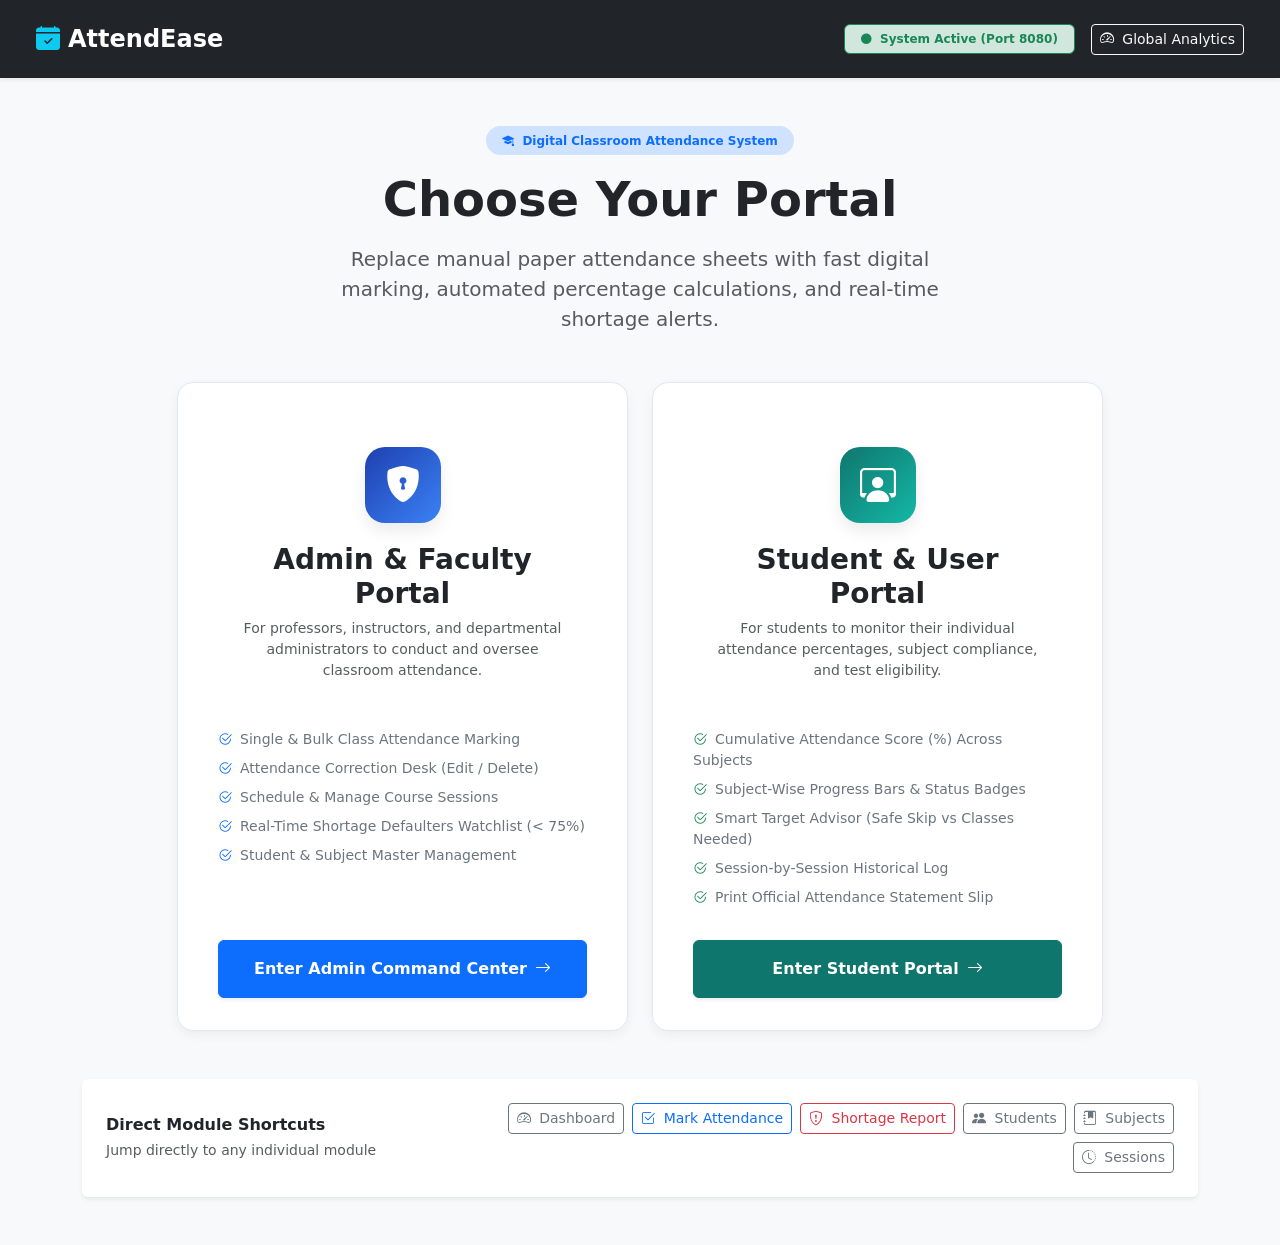
<file: frontend/index.html>
<!DOCTYPE html>
<html lang="en">
<head>
    <meta charset="UTF-8">
    <meta name="viewport" content="width=device-width, initial-scale=1.0">
    <title>AttendEase - Classroom Attendance Marking System</title>
    <!-- Bootstrap 5 CSS -->
    <link href="https://cdn.jsdelivr.net/npm/bootstrap@5.3.3/dist/css/bootstrap.min.css" rel="stylesheet">
    <!-- Bootstrap Icons -->
    <link href="https://cdn.jsdelivr.net/npm/bootstrap-icons@1.11.3/font/bootstrap-icons.min.css" rel="stylesheet">
    <!-- Custom CSS -->
    <link href="css/style.css" rel="stylesheet">
</head>
<body class="bg-light">

    <!-- Top Navigation Bar -->
    <nav class="navbar navbar-expand-lg navbar-dark bg-dark py-3 px-4 shadow-sm">
        <div class="container-fluid">
            <a class="navbar-brand d-flex align-items-center gap-2 fw-bold text-white fs-4" href="index.html">
                <i class="bi bi-calendar-check-fill text-info"></i>
                <span>AttendEase</span>
            </a>
            <div class="d-flex align-items-center gap-3">
                <span class="badge bg-success-subtle text-success border border-success px-3 py-2">
                    <i class="bi bi-circle-fill me-1 small"></i> System Active (Port 8080)
                </span>
                <a href="dashboard.html" class="btn btn-outline-light btn-sm">
                    <i class="bi bi-speedometer2 me-1"></i> Global Analytics
                </a>
            </div>
        </div>
    </nav>

    <!-- Main Container -->
    <div class="container py-5">
        <!-- Hero Section -->
        <div class="text-center mb-5">
            <div class="badge bg-primary-subtle text-primary px-3 py-2 rounded-pill fw-semibold mb-3">
                <i class="bi bi-mortarboard-fill me-1"></i> Digital Classroom Attendance System
            </div>
            <h1 class="display-5 fw-bold text-dark mb-3">Choose Your Portal</h1>
            <p class="lead text-muted mx-auto" style="max-width: 650px;">
                Replace manual paper attendance sheets with fast digital marking, automated percentage calculations, and real-time shortage alerts.
            </p>
        </div>

        <!-- Role Selection Cards -->
        <div class="row g-4 justify-content-center mb-5">
            <!-- Card 1: Admin & Faculty -->
            <div class="col-md-6 col-lg-5">
                <div class="portal-card h-100 p-4">
                    <div class="card-hero">
                        <div class="portal-icon portal-admin-icon">
                            <i class="bi bi-shield-lock-fill"></i>
                        </div>
                        <h3 class="fw-bold text-dark mb-2">Admin & Faculty Portal</h3>
                        <p class="text-muted small mb-4">
                            For professors, instructors, and departmental administrators to conduct and oversee classroom attendance.
                        </p>
                    </div>
                    <ul class="list-unstyled mb-4 px-3 text-secondary small">
                        <li class="mb-2"><i class="bi bi-check2-circle text-primary me-2"></i>Single & Bulk Class Attendance Marking</li>
                        <li class="mb-2"><i class="bi bi-check2-circle text-primary me-2"></i>Attendance Correction Desk (Edit / Delete)</li>
                        <li class="mb-2"><i class="bi bi-check2-circle text-primary me-2"></i>Schedule & Manage Course Sessions</li>
                        <li class="mb-2"><i class="bi bi-check2-circle text-primary me-2"></i>Real-Time Shortage Defaulters Watchlist (&lt; 75%)</li>
                        <li class="mb-2"><i class="bi bi-check2-circle text-primary me-2"></i>Student & Subject Master Management</li>
                    </ul>
                    <div class="mt-auto px-3 pb-2">
                        <a href="admin.html" class="btn btn-primary w-100 py-3 fw-bold shadow-sm d-flex align-items-center justify-content-center gap-2">
                            <span>Enter Admin Command Center</span>
                            <i class="bi bi-arrow-right"></i>
                        </a>
                    </div>
                </div>
            </div>

            <!-- Card 2: Student / User -->
            <div class="col-md-6 col-lg-5">
                <div class="portal-card h-100 p-4">
                    <div class="card-hero">
                        <div class="portal-icon portal-user-icon">
                            <i class="bi bi-person-workspace"></i>
                        </div>
                        <h3 class="fw-bold text-dark mb-2">Student & User Portal</h3>
                        <p class="text-muted small mb-4">
                            For students to monitor their individual attendance percentages, subject compliance, and test eligibility.
                        </p>
                    </div>
                    <ul class="list-unstyled mb-4 px-3 text-secondary small">
                        <li class="mb-2"><i class="bi bi-check2-circle text-success me-2"></i>Cumulative Attendance Score (%) Across Subjects</li>
                        <li class="mb-2"><i class="bi bi-check2-circle text-success me-2"></i>Subject-Wise Progress Bars & Status Badges</li>
                        <li class="mb-2"><i class="bi bi-check2-circle text-success me-2"></i>Smart Target Advisor (Safe Skip vs Classes Needed)</li>
                        <li class="mb-2"><i class="bi bi-check2-circle text-success me-2"></i>Session-by-Session Historical Log</li>
                        <li class="mb-2"><i class="bi bi-check2-circle text-success me-2"></i>Print Official Attendance Statement Slip</li>
                    </ul>
                    <div class="mt-auto px-3 pb-2">
                        <a href="user.html" class="btn btn-success w-100 py-3 fw-bold shadow-sm d-flex align-items-center justify-content-center gap-2" style="background-color: #0f766e; border-color: #0f766e;">
                            <span>Enter Student Portal</span>
                            <i class="bi bi-arrow-right"></i>
                        </a>
                    </div>
                </div>
            </div>
        </div>

        <!-- Quick Access Bar -->
        <div class="card shadow-sm border-0">
            <div class="card-body p-4">
                <div class="row align-items-center text-center text-md-start">
                    <div class="col-md-4 mb-3 mb-md-0">
                        <h6 class="fw-bold mb-1 text-dark">Direct Module Shortcuts</h6>
                        <small class="text-muted">Jump directly to any individual module</small>
                    </div>
                    <div class="col-md-8">
                        <div class="d-flex flex-wrap gap-2 justify-content-center justify-content-md-end">
                            <a href="dashboard.html" class="btn btn-sm btn-outline-secondary">
                                <i class="bi bi-speedometer2 me-1"></i> Dashboard
                            </a>
                            <a href="attendance.html" class="btn btn-sm btn-outline-primary">
                                <i class="bi bi-check2-square me-1"></i> Mark Attendance
                            </a>
                            <a href="shortage.html" class="btn btn-sm btn-outline-danger">
                                <i class="bi bi-shield-exclamation me-1"></i> Shortage Report
                            </a>
                            <a href="students.html" class="btn btn-sm btn-outline-secondary">
                                <i class="bi bi-people-fill me-1"></i> Students
                            </a>
                            <a href="subjects.html" class="btn btn-sm btn-outline-secondary">
                                <i class="bi bi-journal-bookmark-fill me-1"></i> Subjects
                            </a>
                            <a href="sessions.html" class="btn btn-sm btn-outline-secondary">
                                <i class="bi bi-clock-history me-1"></i> Sessions
                            </a>
                        </div>
                    </div>
                </div>
            </div>
        </div>
    </div>

    <!-- Bootstrap 5 JS Bundle -->
    <script src="https://cdn.jsdelivr.net/npm/bootstrap@5.3.3/dist/js/bootstrap.bundle.min.js"></script>
</body>
</html>
</file>
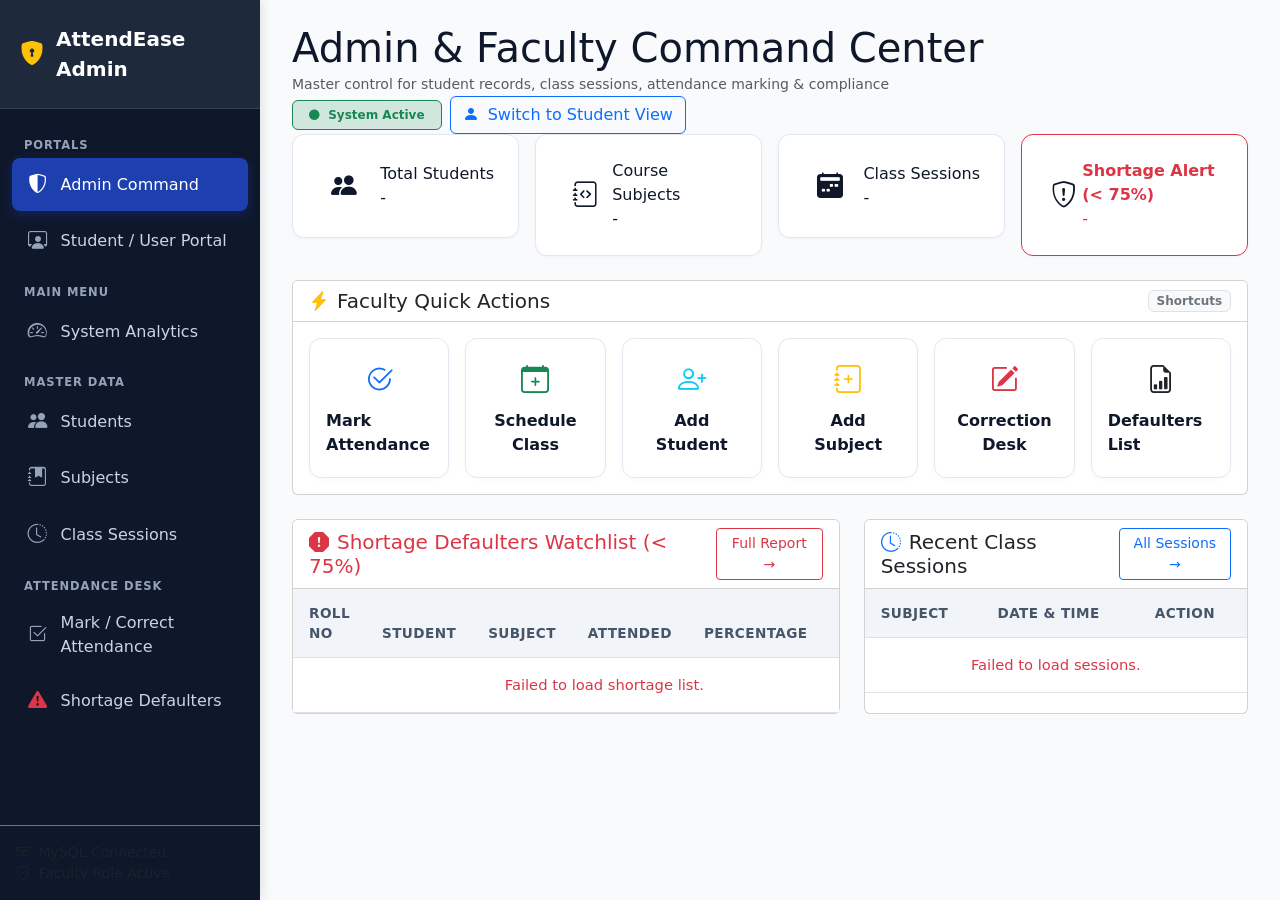
<file: frontend/admin.html>
<!DOCTYPE html>
<html lang="en">
<head>
    <meta charset="UTF-8">
    <meta name="viewport" content="width=device-width, initial-scale=1.0">
    <title>Admin & Faculty Command Center - AttendEase</title>
    <!-- Bootstrap 5 CSS -->
    <link href="https://cdn.jsdelivr.net/npm/bootstrap@5.3.3/dist/css/bootstrap.min.css" rel="stylesheet">
    <!-- Bootstrap Icons -->
    <link href="https://cdn.jsdelivr.net/npm/bootstrap-icons@1.11.3/font/bootstrap-icons.min.css" rel="stylesheet">
    <!-- Custom CSS -->
    <link href="css/style.css" rel="stylesheet">
</head>
<body>
<div class="app-wrapper">
    <!-- Sidebar -->
    <aside class="sidebar">
        <div class="sidebar-header">
            <a href="admin.html" class="sidebar-brand">
                <i class="bi bi-shield-lock-fill text-warning"></i>
                <span>AttendEase Admin</span>
            </a>
        </div>
        <ul class="sidebar-menu">
            <li class="nav-label">Portals</li>
            <li class="nav-item">
                <a href="admin.html" class="nav-link active">
                    <i class="bi bi-shield-shaded"></i>
                    <span>Admin Command</span>
                </a>
            </li>
            <li class="nav-item">
                <a href="user.html" class="nav-link">
                    <i class="bi bi-person-workspace"></i>
                    <span>Student / User Portal</span>
                </a>
            </li>
            <li class="nav-label">Main Menu</li>
            <li class="nav-item">
                <a href="dashboard.html" class="nav-link">
                    <i class="bi bi-speedometer2"></i>
                    <span>System Analytics</span>
                </a>
            </li>
            <li class="nav-label">Master Data</li>
            <li class="nav-item">
                <a href="students.html" class="nav-link">
                    <i class="bi bi-people-fill"></i>
                    <span>Students</span>
                </a>
            </li>
            <li class="nav-item">
                <a href="subjects.html" class="nav-link">
                    <i class="bi bi-journal-bookmark-fill"></i>
                    <span>Subjects</span>
                </a>
            </li>
            <li class="nav-item">
                <a href="sessions.html" class="nav-link">
                    <i class="bi bi-clock-history"></i>
                    <span>Class Sessions</span>
                </a>
            </li>
            <li class="nav-label">Attendance Desk</li>
            <li class="nav-item">
                <a href="attendance.html" class="nav-link">
                    <i class="bi bi-check2-square"></i>
                    <span>Mark / Correct Attendance</span>
                </a>
            </li>
            <li class="nav-item">
                <a href="shortage.html" class="nav-link">
                    <i class="bi bi-exclamation-triangle-fill text-danger"></i>
                    <span>Shortage Defaulters</span>
                </a>
            </li>
        </ul>
        <div class="p-3 text-muted small border-top border-secondary">
            <div><i class="bi bi-hdd-network me-1"></i> MySQL Connected</div>
            <div><i class="bi bi-shield-check me-1"></i> Faculty Role Active</div>
        </div>
    </aside>

    <!-- Main Content -->
    <main class="main-content">
        <!-- Top Header -->
        <header class="top-header">
            <div class="d-flex align-items-center gap-3">
                <button class="btn btn-outline-secondary d-lg-none" id="sidebar-toggle">
                    <i class="bi bi-list"></i>
                </button>
                <div>
                    <h1 class="page-title mb-0">Admin & Faculty Command Center</h1>
                    <small class="text-muted">Master control for student records, class sessions, attendance marking & compliance</small>
                </div>
            </div>
            <div class="d-flex align-items-center gap-2">
                <span class="badge bg-success-subtle text-success border border-success px-3 py-2">
                    <i class="bi bi-circle-fill me-1 small"></i> System Active
                </span>
                <a href="user.html" class="btn btn-outline-primary">
                    <i class="bi bi-person-fill me-1"></i> Switch to Student View
                </a>
            </div>
        </header>

        <!-- KPI Metrics Grid -->
        <div class="row g-3 mb-4">
            <div class="col-sm-6 col-xl-3">
                <div class="stat-card">
                    <div class="stat-icon icon-primary">
                        <i class="bi bi-people-fill"></i>
                    </div>
                    <div>
                        <div class="stat-label">Total Students</div>
                        <div class="stat-value" id="admin-total-students">-</div>
                    </div>
                </div>
            </div>
            <div class="col-sm-6 col-xl-3">
                <div class="stat-card">
                    <div class="stat-icon icon-info">
                        <i class="bi bi-journal-code"></i>
                    </div>
                    <div>
                        <div class="stat-label">Course Subjects</div>
                        <div class="stat-value" id="admin-total-subjects">-</div>
                    </div>
                </div>
            </div>
            <div class="col-sm-6 col-xl-3">
                <div class="stat-card">
                    <div class="stat-icon icon-success">
                        <i class="bi bi-calendar2-week-fill"></i>
                    </div>
                    <div>
                        <div class="stat-label">Class Sessions</div>
                        <div class="stat-value" id="admin-total-sessions">-</div>
                    </div>
                </div>
            </div>
            <div class="col-sm-6 col-xl-3">
                <div class="stat-card border-danger">
                    <div class="stat-icon icon-danger">
                        <i class="bi bi-shield-exclamation"></i>
                    </div>
                    <div>
                        <div class="stat-label text-danger fw-semibold">Shortage Alert (&lt; 75%)</div>
                        <div class="stat-value text-danger" id="admin-total-shortage">-</div>
                    </div>
                </div>
            </div>
        </div>

        <!-- Quick Action Hub -->
        <div class="card mb-4">
            <div class="card-header bg-white d-flex justify-content-between align-items-center">
                <h5 class="card-title mb-0"><i class="bi bi-lightning-charge-fill text-warning me-2"></i>Faculty Quick Actions</h5>
                <span class="badge bg-light text-secondary border">Shortcuts</span>
            </div>
            <div class="card-body">
                <div class="row g-3">
                    <div class="col-6 col-md-4 col-xl-2">
                        <a href="attendance.html" class="quick-action-btn">
                            <i class="bi bi-check2-circle text-primary"></i>
                            <span class="fw-semibold">Mark Attendance</span>
                        </a>
                    </div>
                    <div class="col-6 col-md-4 col-xl-2">
                        <button type="button" class="quick-action-btn w-100" data-bs-toggle="modal" data-bs-target="#quickSessionModal">
                            <i class="bi bi-calendar-plus text-success"></i>
                            <span class="fw-semibold">Schedule Class</span>
                        </button>
                    </div>
                    <div class="col-6 col-md-4 col-xl-2">
                        <button type="button" class="quick-action-btn w-100" data-bs-toggle="modal" data-bs-target="#quickStudentModal">
                            <i class="bi bi-person-plus text-info"></i>
                            <span class="fw-semibold">Add Student</span>
                        </button>
                    </div>
                    <div class="col-6 col-md-4 col-xl-2">
                        <button type="button" class="quick-action-btn w-100" data-bs-toggle="modal" data-bs-target="#quickSubjectModal">
                            <i class="bi bi-journal-plus text-warning"></i>
                            <span class="fw-semibold">Add Subject</span>
                        </button>
                    </div>
                    <div class="col-6 col-md-4 col-xl-2">
                        <button type="button" class="quick-action-btn w-100" data-bs-toggle="modal" data-bs-target="#correctionDeskModal">
                            <i class="bi bi-pencil-square text-danger"></i>
                            <span class="fw-semibold">Correction Desk</span>
                        </button>
                    </div>
                    <div class="col-6 col-md-4 col-xl-2">
                        <a href="shortage.html" class="quick-action-btn">
                            <i class="bi bi-file-earmark-bar-graph text-dark"></i>
                            <span class="fw-semibold">Defaulters List</span>
                        </a>
                    </div>
                </div>
            </div>
        </div>

        <div class="row g-4">
            <!-- Left: Attendance Shortage Watchlist -->
            <div class="col-lg-7">
                <div class="card h-100">
                    <div class="card-header bg-white d-flex justify-content-between align-items-center">
                        <h5 class="card-title mb-0 text-danger">
                            <i class="bi bi-exclamation-octagon-fill me-2"></i>Shortage Defaulters Watchlist (&lt; 75%)
                        </h5>
                        <a href="shortage.html" class="btn btn-sm btn-outline-danger">Full Report &rarr;</a>
                    </div>
                    <div class="card-body p-0">
                        <div class="table-responsive">
                            <table class="table table-hover align-middle mb-0">
                                <thead>
                                    <tr>
                                        <th>Roll No</th>
                                        <th>Student</th>
                                        <th>Subject</th>
                                        <th>Attended</th>
                                        <th>Percentage</th>
                                        <th>Action</th>
                                    </tr>
                                </thead>
                                <tbody id="admin-shortage-tbody">
                                    <tr>
                                        <td colspan="6" class="text-center py-4 text-muted">
                                            <div class="spinner-border spinner-border-sm text-primary me-2"></div>Loading shortage students...
                                        </td>
                                    </tr>
                                </tbody>
                            </table>
                        </div>
                    </div>
                </div>
            </div>

            <!-- Right: Recent Sessions & Quick Attendance Status -->
            <div class="col-lg-5">
                <div class="card h-100">
                    <div class="card-header bg-white d-flex justify-content-between align-items-center">
                        <h5 class="card-title mb-0">
                            <i class="bi bi-clock-history text-primary me-2"></i>Recent Class Sessions
                        </h5>
                        <a href="sessions.html" class="btn btn-sm btn-outline-primary">All Sessions &rarr;</a>
                    </div>
                    <div class="card-body p-0">
                        <div class="table-responsive">
                            <table class="table table-hover align-middle mb-0">
                                <thead>
                                    <tr>
                                        <th>Subject</th>
                                        <th>Date & Time</th>
                                        <th>Action</th>
                                    </tr>
                                </thead>
                                <tbody id="admin-sessions-tbody">
                                    <tr>
                                        <td colspan="3" class="text-center py-4 text-muted">
                                            <div class="spinner-border spinner-border-sm text-primary me-2"></div>Loading sessions...
                                        </td>
                                    </tr>
                                </tbody>
                            </table>
                        </div>
                    </div>
                </div>
            </div>
        </div>
    </main>
</div>

<!-- Modal: Quick Add Student -->
<div class="modal fade" id="quickStudentModal" tabindex="-1" aria-hidden="true">
    <div class="modal-dialog">
        <div class="modal-content">
            <form id="quickStudentForm">
                <div class="modal-header">
                    <h5 class="modal-title"><i class="bi bi-person-plus text-primary me-2"></i>Enroll New Student</h5>
                    <button type="button" class="btn-close" data-bs-dismiss="modal"></button>
                </div>
                <div class="modal-body">
                    <div class="mb-3">
                        <label class="form-label">Full Name *</label>
                        <input type="text" class="form-control" id="quick-s-name" placeholder="e.g. Arun Kumar" required>
                    </div>
                    <div class="mb-3">
                        <label class="form-label">Roll Number *</label>
                        <input type="text" class="form-control" id="quick-s-roll" placeholder="e.g. 23CS011" required>
                    </div>
                    <div class="mb-3">
                        <label class="form-label">Email *</label>
                        <input type="email" class="form-control" id="quick-s-email" placeholder="e.g. student@college.edu" required>
                    </div>
                    <div class="row">
                        <div class="col-md-6 mb-3">
                            <label class="form-label">Department *</label>
                            <input type="text" class="form-control" id="quick-s-dept" placeholder="Computer Science" required>
                        </div>
                        <div class="col-md-6 mb-3">
                            <label class="form-label">Year *</label>
                            <input type="number" class="form-control" id="quick-s-year" min="1" max="5" value="2" required>
                        </div>
                    </div>
                </div>
                <div class="modal-footer">
                    <button type="button" class="btn btn-secondary" data-bs-dismiss="modal">Cancel</button>
                    <button type="submit" class="btn btn-primary"><i class="bi bi-check-lg me-1"></i>Save Student</button>
                </div>
            </form>
        </div>
    </div>
</div>

<!-- Modal: Quick Add Subject -->
<div class="modal fade" id="quickSubjectModal" tabindex="-1" aria-hidden="true">
    <div class="modal-dialog">
        <div class="modal-content">
            <form id="quickSubjectForm">
                <div class="modal-header">
                    <h5 class="modal-title"><i class="bi bi-journal-plus text-warning me-2"></i>Create Course Subject</h5>
                    <button type="button" class="btn-close" data-bs-dismiss="modal"></button>
                </div>
                <div class="modal-body">
                    <div class="mb-3">
                        <label class="form-label">Subject Code *</label>
                        <input type="text" class="form-control" id="quick-sub-code" placeholder="e.g. CS305" required>
                    </div>
                    <div class="mb-3">
                        <label class="form-label">Subject Name *</label>
                        <input type="text" class="form-control" id="quick-sub-name" placeholder="e.g. Operating Systems" required>
                    </div>
                    <div class="mb-3">
                        <label class="form-label">Department *</label>
                        <input type="text" class="form-control" id="quick-sub-dept" placeholder="e.g. Computer Science" required>
                    </div>
                </div>
                <div class="modal-footer">
                    <button type="button" class="btn btn-secondary" data-bs-dismiss="modal">Cancel</button>
                    <button type="submit" class="btn btn-primary"><i class="bi bi-check-lg me-1"></i>Save Subject</button>
                </div>
            </form>
        </div>
    </div>
</div>

<!-- Modal: Quick Schedule Session -->
<div class="modal fade" id="quickSessionModal" tabindex="-1" aria-hidden="true">
    <div class="modal-dialog">
        <div class="modal-content">
            <form id="quickSessionForm">
                <div class="modal-header">
                    <h5 class="modal-title"><i class="bi bi-calendar-plus text-success me-2"></i>Schedule Class Session</h5>
                    <button type="button" class="btn-close" data-bs-dismiss="modal"></button>
                </div>
                <div class="modal-body">
                    <div class="mb-3">
                        <label class="form-label">Subject *</label>
                        <select class="form-select" id="quick-ses-subject" required>
                            <option value="">Select Subject...</option>
                        </select>
                    </div>
                    <div class="mb-3">
                        <label class="form-label">Date *</label>
                        <input type="date" class="form-control" id="quick-ses-date" required>
                    </div>
                    <div class="row">
                        <div class="col-md-6 mb-3">
                            <label class="form-label">Start Time *</label>
                            <input type="time" class="form-control" id="quick-ses-start" required>
                        </div>
                        <div class="col-md-6 mb-3">
                            <label class="form-label">End Time *</label>
                            <input type="time" class="form-control" id="quick-ses-end" required>
                        </div>
                    </div>
                </div>
                <div class="modal-footer">
                    <button type="button" class="btn btn-secondary" data-bs-dismiss="modal">Cancel</button>
                    <button type="submit" class="btn btn-success"><i class="bi bi-calendar-check me-1"></i>Schedule Session</button>
                </div>
            </form>
        </div>
    </div>
</div>

<!-- Modal: Attendance Correction Desk -->
<div class="modal fade" id="correctionDeskModal" tabindex="-1" aria-hidden="true">
    <div class="modal-dialog">
        <div class="modal-content">
            <div class="modal-header">
                <h5 class="modal-title"><i class="bi bi-pencil-square text-danger me-2"></i>Attendance Correction Desk</h5>
                <button type="button" class="btn-close" data-bs-dismiss="modal"></button>
            </div>
            <div class="modal-body">
                <p class="text-muted small">Update or correct any previous attendance record by Record ID.</p>
                <div class="mb-3">
                    <label class="form-label">Attendance Record ID *</label>
                    <div class="input-group">
                        <input type="number" class="form-control" id="corr-record-id" placeholder="Enter record ID (e.g. 1)" required>
                        <button class="btn btn-outline-secondary" type="button" id="corr-lookup-btn">
                            <i class="bi bi-search"></i> Look Up
                        </button>
                    </div>
                </div>
                <div id="corr-details-box" class="card p-3 mb-3 bg-light d-none">
                    <div class="d-flex justify-content-between align-items-center mb-2">
                        <strong id="corr-student-name">-</strong>
                        <span id="corr-current-badge" class="badge bg-secondary">-</span>
                    </div>
                    <div class="small text-muted mb-1" id="corr-subject-info">-</div>
                    <div class="small text-muted" id="corr-date-info">-</div>
                </div>
                <div class="mb-3">
                    <label class="form-label">New Attendance Status</label>
                    <select class="form-select" id="corr-new-status">
                        <option value="PRESENT">PRESENT</option>
                        <option value="ABSENT">ABSENT</option>
                    </select>
                </div>
            </div>
            <div class="modal-footer justify-content-between">
                <button type="button" class="btn btn-outline-danger" id="corr-delete-btn" disabled>
                    <i class="bi bi-trash"></i> Delete Record
                </button>
                <div>
                    <button type="button" class="btn btn-secondary" data-bs-dismiss="modal">Close</button>
                    <button type="button" class="btn btn-primary" id="corr-save-btn" disabled>
                        <i class="bi bi-check-lg me-1"></i> Apply Correction
                    </button>
                </div>
            </div>
        </div>
    </div>
</div>

<!-- Notification Container -->
<div id="notification-container"></div>

<!-- Bootstrap 5 JS Bundle -->
<script src="https://cdn.jsdelivr.net/npm/bootstrap@5.3.3/dist/js/bootstrap.bundle.min.js"></script>
<!-- Shared and Page JS -->
<script src="js/app.js"></script>
<script src="js/admin.js"></script>
</body>
</html>
</file>
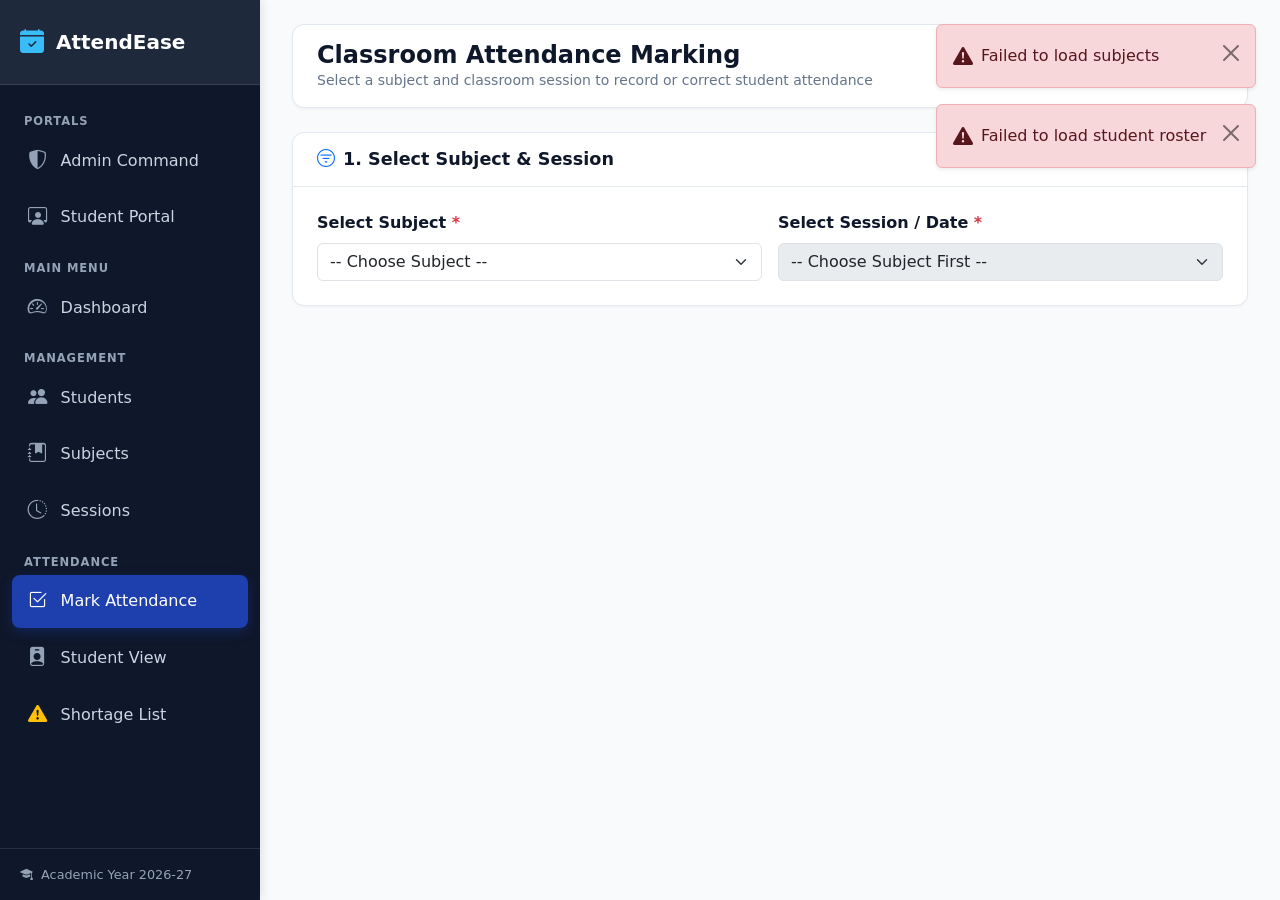
<file: frontend/attendance.html>
<!DOCTYPE html>
<html lang="en">
<head>
    <meta charset="UTF-8">
    <meta name="viewport" content="width=device-width, initial-scale=1.0">
    <title>Mark Attendance - AttendEase</title>
    <!-- Bootstrap 5 CSS -->
    <link href="https://cdn.jsdelivr.net/npm/bootstrap@5.3.3/dist/css/bootstrap.min.css" rel="stylesheet">
    <!-- Bootstrap Icons -->
    <link href="https://cdn.jsdelivr.net/npm/bootstrap-icons@1.11.3/font/bootstrap-icons.min.css" rel="stylesheet">
    <!-- Custom CSS -->
    <link href="css/style.css" rel="stylesheet">
</head>
<body>
<div class="app-wrapper">
    <!-- Sidebar -->
    <aside class="sidebar">
        <div class="sidebar-header">
            <a href="dashboard.html" class="sidebar-brand">
                <i class="bi bi-calendar-check-fill"></i>
                <span>AttendEase</span>
            </a>
        </div>
        <ul class="sidebar-menu">
            <li class="nav-label">Portals</li>
            <li class="nav-item">
                <a href="admin.html" class="nav-link">
                    <i class="bi bi-shield-shaded"></i>
                    <span>Admin Command</span>
                </a>
            </li>
            <li class="nav-item">
                <a href="user.html" class="nav-link">
                    <i class="bi bi-person-workspace"></i>
                    <span>Student Portal</span>
                </a>
            </li>
            <li class="nav-label">Main Menu</li>
            <li class="nav-item">
                <a href="dashboard.html" class="nav-link">
                    <i class="bi bi-speedometer2"></i>
                    <span>Dashboard</span>
                </a>
            </li>
            <li class="nav-label">Management</li>
            <li class="nav-item">
                <a href="students.html" class="nav-link">
                    <i class="bi bi-people-fill"></i>
                    <span>Students</span>
                </a>
            </li>
            <li class="nav-item">
                <a href="subjects.html" class="nav-link">
                    <i class="bi bi-journal-bookmark-fill"></i>
                    <span>Subjects</span>
                </a>
            </li>
            <li class="nav-item">
                <a href="sessions.html" class="nav-link">
                    <i class="bi bi-clock-history"></i>
                    <span>Sessions</span>
                </a>
            </li>
            <li class="nav-label">Attendance</li>
            <li class="nav-item">
                <a href="attendance.html" class="nav-link active">
                    <i class="bi bi-check2-square"></i>
                    <span>Mark Attendance</span>
                </a>
            </li>
            <li class="nav-item">
                <a href="student-attendance.html" class="nav-link">
                    <i class="bi bi-person-badge-fill"></i>
                    <span>Student View</span>
                </a>
            </li>
            <li class="nav-item">
                <a href="shortage.html" class="nav-link">
                    <i class="bi bi-exclamation-triangle-fill text-warning"></i>
                    <span>Shortage List</span>
                </a>
            </li>
        </ul>
        <div class="sidebar-footer">
            <div><i class="bi bi-mortarboard-fill me-1"></i> Academic Year 2026-27</div>
        </div>
    </aside>

    <!-- Main Content -->
    <main class="main-content">
        <header class="top-bar">
            <div class="top-bar-title">
                <h1>Classroom Attendance Marking</h1>
                <p>Select a subject and classroom session to record or correct student attendance</p>
            </div>
            <div class="d-flex gap-2">
                <button class="btn btn-outline-primary" onclick="openSingleMarkModal()">
                    <i class="bi bi-person-check me-1"></i> Mark Single Student
                </button>
            </div>
        </header>

        <!-- Selection Panel -->
        <div class="custom-card mb-4">
            <div class="custom-card-header">
                <h5><i class="bi bi-filter-circle text-primary"></i> 1. Select Subject & Session</h5>
            </div>
            <div class="custom-card-body">
                <div class="row g-3">
                    <div class="col-md-6">
                        <label for="subjectSelect" class="form-label fw-bold">Select Subject <span class="text-danger">*</span></label>
                        <select id="subjectSelect" class="form-select">
                            <option value="">-- Choose Subject --</option>
                        </select>
                    </div>
                    <div class="col-md-6">
                        <label for="sessionSelect" class="form-label fw-bold">Select Session / Date <span class="text-danger">*</span></label>
                        <select id="sessionSelect" class="form-select" disabled>
                            <option value="">-- Choose Subject First --</option>
                        </select>
                    </div>
                </div>
            </div>
        </div>

        <!-- Attendance Roster Panel -->
        <div id="attendance-roster-card" class="custom-card mb-4 d-none">
            <div class="custom-card-header">
                <h5><i class="bi bi-card-checklist text-primary"></i> 2. Mark Class Attendance</h5>
                <div class="d-flex gap-2">
                    <button type="button" id="btnAllPresent" class="btn btn-sm btn-outline-success">
                        <i class="bi bi-check-all me-1"></i> Mark All Present
                    </button>
                    <button type="button" id="btnAllAbsent" class="btn btn-sm btn-outline-danger">
                        <i class="bi bi-x-circle me-1"></i> Mark All Absent
                    </button>
                </div>
            </div>
            <div class="custom-card-body p-0">
                <form id="attendanceForm">
                    <div class="table-responsive">
                        <table class="table table-hover align-middle mb-0">
                            <thead>
                                <tr>
                                    <th>#</th>
                                    <th>Roll Number</th>
                                    <th>Student Name</th>
                                    <th>Department</th>
                                    <th>Attendance Status</th>
                                </tr>
                            </thead>
                            <tbody id="roster-table-body">
                                <tr><td colspan="5" class="text-center py-4 text-muted">Select a session above to load student list</td></tr>
                            </tbody>
                        </table>
                    </div>
                    <div class="p-3 bg-light border-top d-flex justify-content-between align-items-center">
                        <span class="text-muted small">
                            <i class="bi bi-shield-lock me-1"></i> Changes will update existing records without creating duplicates.
                        </span>
                        <button type="submit" id="btnSubmitBulkAttendance" class="btn btn-success px-4 py-2 fw-semibold">
                            <i class="bi bi-cloud-arrow-up-fill me-1"></i> Save All Attendance
                        </button>
                    </div>
                </form>
            </div>
        </div>

        <!-- Marked Attendance Records List -->
        <div id="marked-records-card" class="custom-card d-none">
            <div class="custom-card-header">
                <h5><i class="bi bi-clock-history text-primary"></i> Currently Marked Records in Session</h5>
                <span id="marked-count" class="badge bg-primary">0 Records</span>
            </div>
            <div class="custom-card-body p-0">
                <div class="table-responsive">
                    <table class="table table-hover mb-0">
                        <thead>
                            <tr>
                                <th>#</th>
                                <th>Roll Number</th>
                                <th>Student Name</th>
                                <th>Status</th>
                                <th>Marked Timestamp</th>
                                <th>Faculty Actions</th>
                            </tr>
                        </thead>
                        <tbody id="marked-table-body">
                            <tr><td colspan="6" class="text-center py-3 text-muted">No attendance marked yet</td></tr>
                        </tbody>
                    </table>
                </div>
            </div>
        </div>
    </main>
</div>

<!-- Faculty Correction Modal -->
<div class="modal fade" id="correctionModal" tabindex="-1" aria-labelledby="correctionModalTitle" aria-hidden="true">
    <div class="modal-dialog">
        <div class="modal-content">
            <form id="correctionForm">
                <div class="modal-header">
                    <h5 class="modal-title" id="correctionModalTitle"><i class="bi bi-pencil-square text-primary me-2"></i>Correct Attendance</h5>
                    <button type="button" class="btn-close" data-bs-dismiss="modal" aria-label="Close"></button>
                </div>
                <div class="modal-body">
                    <input type="hidden" id="correctionRecordId">
                    <p class="mb-3">Updating attendance status for student: <strong id="correctionStudentName" class="text-primary"></strong></p>
                    <div class="mb-3">
                        <label for="correctionStatusSelect" class="form-label fw-bold">Updated Status <span class="text-danger">*</span></label>
                        <select id="correctionStatusSelect" class="form-select" required>
                            <option value="PRESENT">PRESENT</option>
                            <option value="ABSENT">ABSENT</option>
                        </select>
                    </div>
                    <div class="alert alert-info py-2 small mb-0">
                        <i class="bi bi-info-circle me-1"></i> Modifies the existing attendance record timestamp without duplicate creation.
                    </div>
                </div>
                <div class="modal-footer">
                    <button type="button" class="btn btn-secondary" data-bs-dismiss="modal">Cancel</button>
                    <button type="submit" class="btn btn-primary"><i class="bi bi-check-lg me-1"></i> Save Correction</button>
                </div>
            </form>
        </div>
    </div>
</div>

<!-- Single Mark Attendance Modal (For API Testing & Individual Marking) -->
<div class="modal fade" id="singleMarkModal" tabindex="-1" aria-labelledby="singleMarkModalTitle" aria-hidden="true">
    <div class="modal-dialog">
        <div class="modal-content">
            <form id="singleMarkForm">
                <div class="modal-header">
                    <h5 class="modal-title" id="singleMarkModalTitle"><i class="bi bi-person-check-fill text-primary me-2"></i>Mark Single Student Attendance</h5>
                    <button type="button" class="btn-close" data-bs-dismiss="modal" aria-label="Close"></button>
                </div>
                <div class="modal-body">
                    <div class="mb-3">
                        <label for="singleStudentSelect" class="form-label fw-bold">Student <span class="text-danger">*</span></label>
                        <select id="singleStudentSelect" class="form-select" required>
                            <option value="">-- Select Student --</option>
                        </select>
                    </div>
                    <div class="mb-3">
                        <label for="singleStatusSelect" class="form-label fw-bold">Status <span class="text-danger">*</span></label>
                        <select id="singleStatusSelect" class="form-select" required>
                            <option value="PRESENT">PRESENT</option>
                            <option value="ABSENT">ABSENT</option>
                        </select>
                    </div>
                    <div class="alert alert-warning py-2 small mb-0">
                        <i class="bi bi-exclamation-triangle me-1"></i> Calls <code>POST /api/attendance</code>. If already marked for this session, a <strong>409 Conflict</strong> will be returned.
                    </div>
                </div>
                <div class="modal-footer">
                    <button type="button" class="btn btn-secondary" data-bs-dismiss="modal">Cancel</button>
                    <button type="submit" class="btn btn-primary"><i class="bi bi-send-check me-1"></i> Submit Single Attendance</button>
                </div>
            </form>
        </div>
    </div>
</div>

<!-- Bootstrap 5 Bundle JS -->
<script src="https://cdn.jsdelivr.net/npm/bootstrap@5.3.3/dist/js/bootstrap.bundle.min.js"></script>
<script src="js/app.js"></script>
<script src="js/attendance.js"></script>
</body>
</html>
</file>
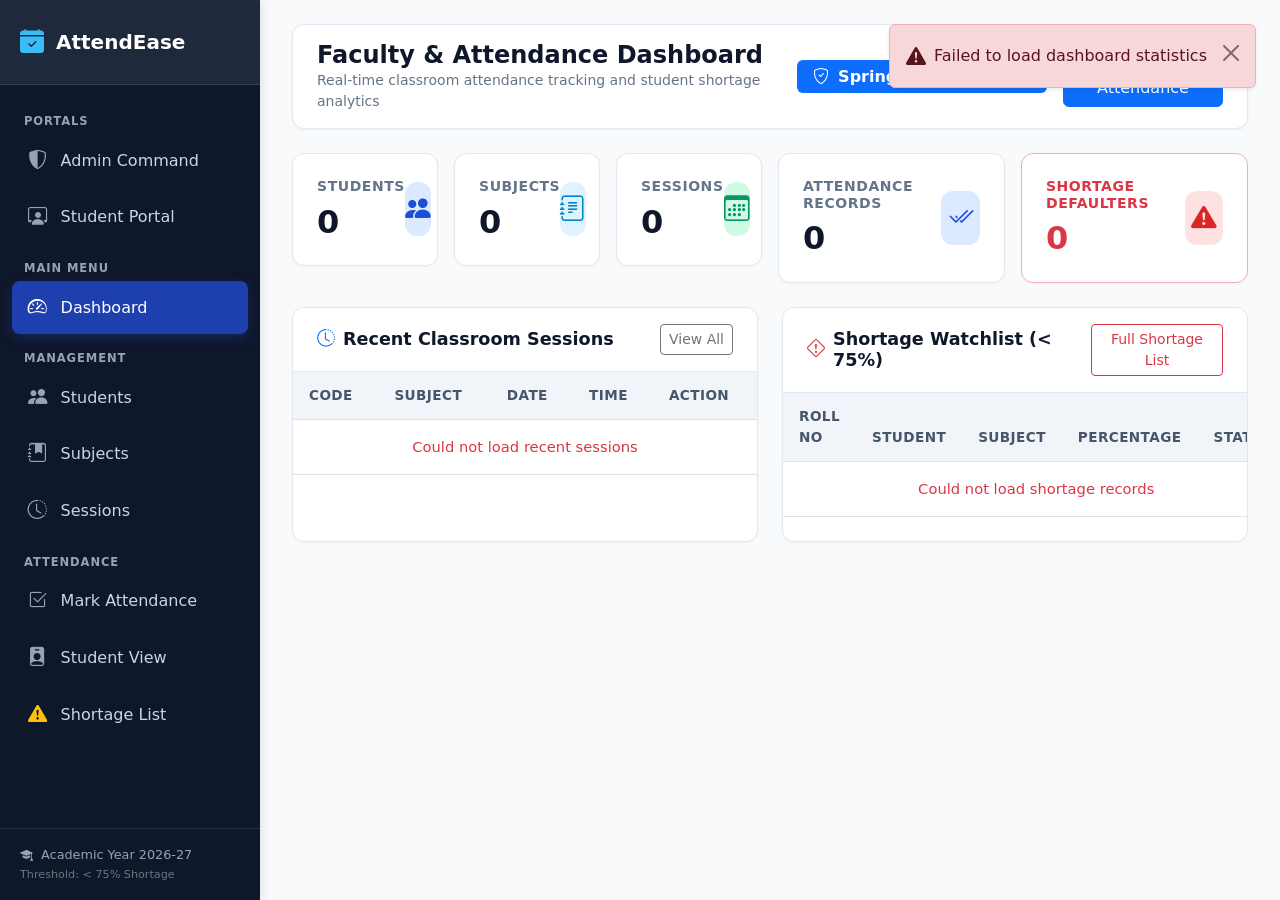
<file: frontend/dashboard.html>
<!DOCTYPE html>
<html lang="en">
<head>
    <meta charset="UTF-8">
    <meta name="viewport" content="width=device-width, initial-scale=1.0">
    <title>Dashboard - AttendEase Classroom Attendance</title>
    <!-- Bootstrap 5 CSS -->
    <link href="https://cdn.jsdelivr.net/npm/bootstrap@5.3.3/dist/css/bootstrap.min.css" rel="stylesheet">
    <!-- Bootstrap Icons -->
    <link href="https://cdn.jsdelivr.net/npm/bootstrap-icons@1.11.3/font/bootstrap-icons.min.css" rel="stylesheet">
    <!-- Custom CSS -->
    <link href="css/style.css" rel="stylesheet">
</head>
<body>
<div class="app-wrapper">
    <!-- Sidebar -->
    <aside class="sidebar">
        <div class="sidebar-header">
            <a href="dashboard.html" class="sidebar-brand">
                <i class="bi bi-calendar-check-fill"></i>
                <span>AttendEase</span>
            </a>
        </div>
        <ul class="sidebar-menu">
            <li class="nav-label">Portals</li>
            <li class="nav-item">
                <a href="admin.html" class="nav-link">
                    <i class="bi bi-shield-shaded"></i>
                    <span>Admin Command</span>
                </a>
            </li>
            <li class="nav-item">
                <a href="user.html" class="nav-link">
                    <i class="bi bi-person-workspace"></i>
                    <span>Student Portal</span>
                </a>
            </li>
            <li class="nav-label">Main Menu</li>
            <li class="nav-item">
                <a href="dashboard.html" class="nav-link active">
                    <i class="bi bi-speedometer2"></i>
                    <span>Dashboard</span>
                </a>
            </li>
            <li class="nav-label">Management</li>
            <li class="nav-item">
                <a href="students.html" class="nav-link">
                    <i class="bi bi-people-fill"></i>
                    <span>Students</span>
                </a>
            </li>
            <li class="nav-item">
                <a href="subjects.html" class="nav-link">
                    <i class="bi bi-journal-bookmark-fill"></i>
                    <span>Subjects</span>
                </a>
            </li>
            <li class="nav-item">
                <a href="sessions.html" class="nav-link">
                    <i class="bi bi-clock-history"></i>
                    <span>Sessions</span>
                </a>
            </li>
            <li class="nav-label">Attendance</li>
            <li class="nav-item">
                <a href="attendance.html" class="nav-link">
                    <i class="bi bi-check2-square"></i>
                    <span>Mark Attendance</span>
                </a>
            </li>
            <li class="nav-item">
                <a href="student-attendance.html" class="nav-link">
                    <i class="bi bi-person-badge-fill"></i>
                    <span>Student View</span>
                </a>
            </li>
            <li class="nav-item">
                <a href="shortage.html" class="nav-link">
                    <i class="bi bi-exclamation-triangle-fill text-warning"></i>
                    <span>Shortage List</span>
                </a>
            </li>
        </ul>
        <div class="sidebar-footer">
            <div><i class="bi bi-mortarboard-fill me-1"></i> Academic Year 2026-27</div>
            <small class="text-secondary">Threshold: &lt; 75% Shortage</small>
        </div>
    </aside>

    <!-- Main Content Area -->
    <main class="main-content">
        <!-- Top Bar -->
        <header class="top-bar">
            <div class="top-bar-title">
                <h1>Faculty & Attendance Dashboard</h1>
                <p>Real-time classroom attendance tracking and student shortage analytics</p>
            </div>
            <div class="d-flex align-items-center gap-3">
                <span class="badge bg-primary px-3 py-2 fs-6">
                    <i class="bi bi-shield-check me-1"></i> Spring Boot + MySQL
                </span>
                <a href="attendance.html" class="btn btn-primary">
                    <i class="bi bi-plus-circle me-1"></i> Mark Attendance
                </a>
            </div>
        </header>

        <!-- Metric Stat Cards -->
        <div class="row g-3 mb-4">
            <div class="col-xl-2 col-md-4 col-sm-6">
                <div class="stat-card">
                    <div class="stat-info">
                        <h6>Students</h6>
                        <div class="stat-value" id="stat-students">0</div>
                    </div>
                    <div class="stat-icon primary">
                        <i class="bi bi-people-fill"></i>
                    </div>
                </div>
            </div>
            <div class="col-xl-2 col-md-4 col-sm-6">
                <div class="stat-card">
                    <div class="stat-info">
                        <h6>Subjects</h6>
                        <div class="stat-value" id="stat-subjects">0</div>
                    </div>
                    <div class="stat-icon info">
                        <i class="bi bi-journal-text"></i>
                    </div>
                </div>
            </div>
            <div class="col-xl-2 col-md-4 col-sm-6">
                <div class="stat-card">
                    <div class="stat-info">
                        <h6>Sessions</h6>
                        <div class="stat-value" id="stat-sessions">0</div>
                    </div>
                    <div class="stat-icon success">
                        <i class="bi bi-calendar3"></i>
                    </div>
                </div>
            </div>
            <div class="col-xl-3 col-md-6 col-sm-6">
                <div class="stat-card">
                    <div class="stat-info">
                        <h6>Attendance Records</h6>
                        <div class="stat-value" id="stat-records">0</div>
                    </div>
                    <div class="stat-icon primary">
                        <i class="bi bi-check2-all"></i>
                    </div>
                </div>
            </div>
            <div class="col-xl-3 col-md-6 col-sm-6">
                <div class="stat-card border-danger-subtle">
                    <div class="stat-info">
                        <h6 class="text-danger">Shortage Defaulters</h6>
                        <div class="stat-value text-danger" id="stat-shortage">0</div>
                    </div>
                    <div class="stat-icon danger">
                        <i class="bi bi-exclamation-triangle-fill"></i>
                    </div>
                </div>
            </div>
        </div>

        <!-- Section: Recent Sessions & Shortage Alerts -->
        <div class="row g-4">
            <!-- Recent Sessions -->
            <div class="col-lg-6">
                <div class="custom-card h-100">
                    <div class="custom-card-header">
                        <h5><i class="bi bi-clock-history text-primary"></i> Recent Classroom Sessions</h5>
                        <a href="sessions.html" class="btn btn-sm btn-outline-secondary">View All</a>
                    </div>
                    <div class="custom-card-body p-0">
                        <div class="table-responsive">
                            <table class="table table-hover mb-0">
                                <thead>
                                    <tr>
                                        <th>Code</th>
                                        <th>Subject</th>
                                        <th>Date</th>
                                        <th>Time</th>
                                        <th>Action</th>
                                    </tr>
                                </thead>
                                <tbody id="recent-sessions-body">
                                    <tr><td colspan="5" class="text-center py-3 text-muted">Loading sessions...</td></tr>
                                </tbody>
                            </table>
                        </div>
                    </div>
                </div>
            </div>

            <!-- Attendance Shortage Watchlist -->
            <div class="col-lg-6">
                <div class="custom-card h-100">
                    <div class="custom-card-header">
                        <h5><i class="bi bi-exclamation-diamond text-danger"></i> Shortage Watchlist (&lt; 75%)</h5>
                        <a href="shortage.html" class="btn btn-sm btn-outline-danger">Full Shortage List</a>
                    </div>
                    <div class="custom-card-body p-0">
                        <div class="table-responsive">
                            <table class="table table-hover mb-0">
                                <thead>
                                    <tr>
                                        <th>Roll No</th>
                                        <th>Student</th>
                                        <th>Subject</th>
                                        <th>Percentage</th>
                                        <th>Status</th>
                                    </tr>
                                </thead>
                                <tbody id="shortage-preview-body">
                                    <tr><td colspan="5" class="text-center py-3 text-muted">Loading shortage list...</td></tr>
                                </tbody>
                            </table>
                        </div>
                    </div>
                </div>
            </div>
        </div>
    </main>
</div>

<!-- Bootstrap 5 Bundle JS -->
<script src="https://cdn.jsdelivr.net/npm/bootstrap@5.3.3/dist/js/bootstrap.bundle.min.js"></script>
<!-- Application Scripts -->
<script src="js/app.js"></script>
<script src="js/dashboard.js"></script>
</body>
</html>
</file>
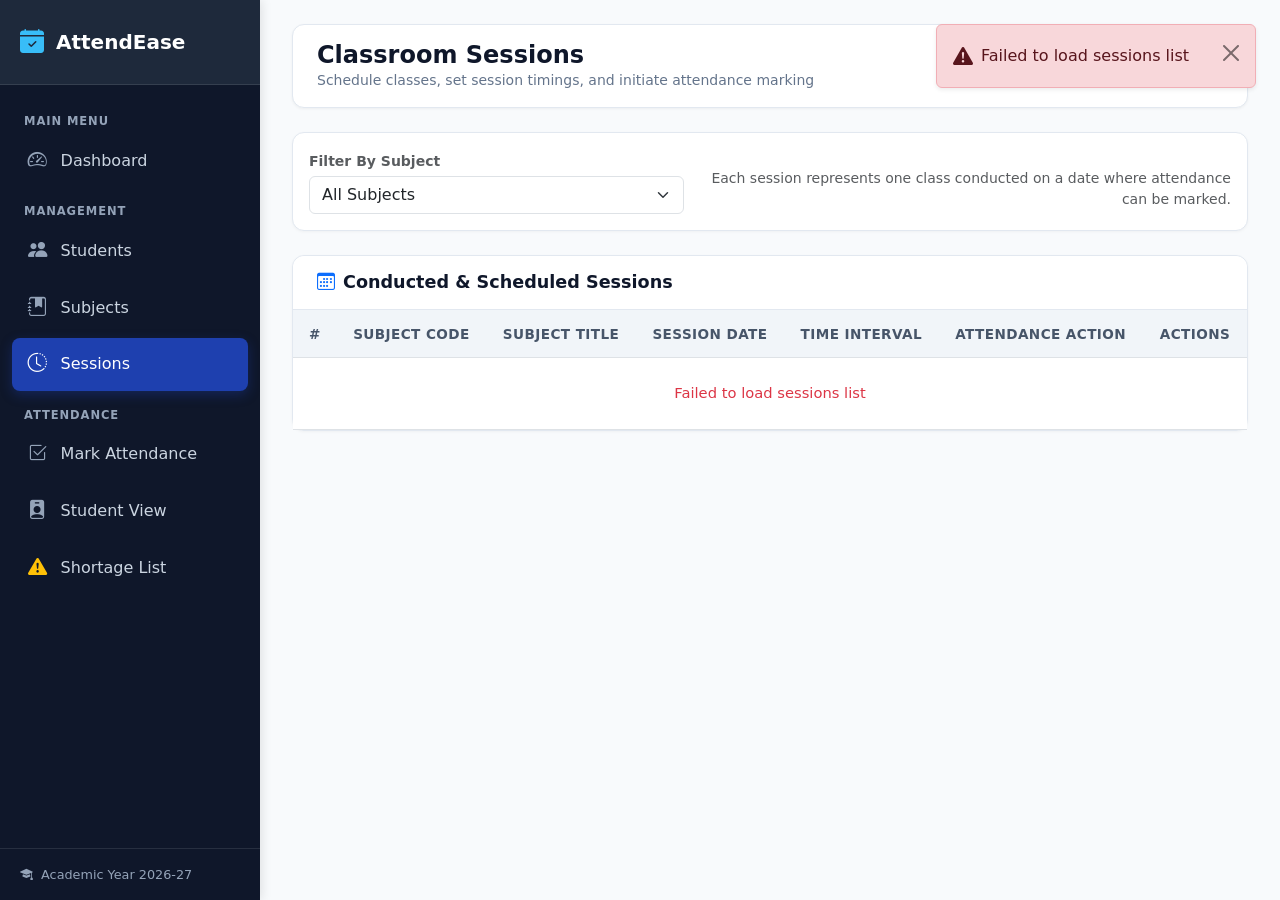
<file: frontend/sessions.html>
<!DOCTYPE html>
<html lang="en">
<head>
    <meta charset="UTF-8">
    <meta name="viewport" content="width=device-width, initial-scale=1.0">
    <title>Session Management - AttendEase</title>
    <!-- Bootstrap 5 CSS -->
    <link href="https://cdn.jsdelivr.net/npm/bootstrap@5.3.3/dist/css/bootstrap.min.css" rel="stylesheet">
    <!-- Bootstrap Icons -->
    <link href="https://cdn.jsdelivr.net/npm/bootstrap-icons@1.11.3/font/bootstrap-icons.min.css" rel="stylesheet">
    <!-- Custom CSS -->
    <link href="css/style.css" rel="stylesheet">
</head>
<body>
<div class="app-wrapper">
    <!-- Sidebar -->
    <aside class="sidebar">
        <div class="sidebar-header">
            <a href="dashboard.html" class="sidebar-brand">
                <i class="bi bi-calendar-check-fill"></i>
                <span>AttendEase</span>
            </a>
        </div>
        <ul class="sidebar-menu">
            <li class="nav-label">Main Menu</li>
            <li class="nav-item">
                <a href="dashboard.html" class="nav-link">
                    <i class="bi bi-speedometer2"></i>
                    <span>Dashboard</span>
                </a>
            </li>
            <li class="nav-label">Management</li>
            <li class="nav-item">
                <a href="students.html" class="nav-link">
                    <i class="bi bi-people-fill"></i>
                    <span>Students</span>
                </a>
            </li>
            <li class="nav-item">
                <a href="subjects.html" class="nav-link">
                    <i class="bi bi-journal-bookmark-fill"></i>
                    <span>Subjects</span>
                </a>
            </li>
            <li class="nav-item">
                <a href="sessions.html" class="nav-link active">
                    <i class="bi bi-clock-history"></i>
                    <span>Sessions</span>
                </a>
            </li>
            <li class="nav-label">Attendance</li>
            <li class="nav-item">
                <a href="attendance.html" class="nav-link">
                    <i class="bi bi-check2-square"></i>
                    <span>Mark Attendance</span>
                </a>
            </li>
            <li class="nav-item">
                <a href="student-attendance.html" class="nav-link">
                    <i class="bi bi-person-badge-fill"></i>
                    <span>Student View</span>
                </a>
            </li>
            <li class="nav-item">
                <a href="shortage.html" class="nav-link">
                    <i class="bi bi-exclamation-triangle-fill text-warning"></i>
                    <span>Shortage List</span>
                </a>
            </li>
        </ul>
        <div class="sidebar-footer">
            <div><i class="bi bi-mortarboard-fill me-1"></i> Academic Year 2026-27</div>
        </div>
    </aside>

    <!-- Main Content -->
    <main class="main-content">
        <header class="top-bar">
            <div class="top-bar-title">
                <h1>Classroom Sessions</h1>
                <p>Schedule classes, set session timings, and initiate attendance marking</p>
            </div>
            <div>
                <button class="btn btn-primary" onclick="openAddSessionModal()">
                    <i class="bi bi-calendar-plus me-1"></i> Schedule Session
                </button>
            </div>
        </header>

        <!-- Filter Card -->
        <div class="custom-card mb-4">
            <div class="custom-card-body p-3">
                <div class="row align-items-center g-3">
                    <div class="col-md-5">
                        <label for="subjectFilterSelect" class="form-label small fw-bold text-muted mb-1">Filter By Subject</label>
                        <select id="subjectFilterSelect" class="form-select">
                            <option value="">All Subjects</option>
                        </select>
                    </div>
                    <div class="col-md-7 text-md-end text-muted small pt-3">
                        Each session represents one class conducted on a date where attendance can be marked.
                    </div>
                </div>
            </div>
        </div>

        <!-- Sessions Table -->
        <div class="custom-card">
            <div class="custom-card-header">
                <h5><i class="bi bi-calendar3 text-primary"></i> Conducted & Scheduled Sessions</h5>
            </div>
            <div class="custom-card-body p-0">
                <div class="table-responsive">
                    <table class="table table-hover mb-0">
                        <thead>
                            <tr>
                                <th>#</th>
                                <th>Subject Code</th>
                                <th>Subject Title</th>
                                <th>Session Date</th>
                                <th>Time Interval</th>
                                <th>Attendance Action</th>
                                <th>Actions</th>
                            </tr>
                        </thead>
                        <tbody id="sessions-table-body">
                            <tr><td colspan="7" class="text-center py-4 text-muted">Loading sessions...</td></tr>
                        </tbody>
                    </table>
                </div>
            </div>
        </div>
    </main>
</div>

<!-- Add / Edit Session Modal -->
<div class="modal fade" id="sessionModal" tabindex="-1" aria-labelledby="sessionModalTitle" aria-hidden="true">
    <div class="modal-dialog">
        <div class="modal-content">
            <form id="sessionForm">
                <div class="modal-header">
                    <h5 class="modal-title" id="sessionModalTitle">Schedule Session</h5>
                    <button type="button" class="btn-close" data-bs-dismiss="modal" aria-label="Close"></button>
                </div>
                <div class="modal-body">
                    <input type="hidden" id="sessionId">
                    <div class="mb-3">
                        <label for="sessionSubjectId" class="form-label">Subject <span class="text-danger">*</span></label>
                        <select class="form-select" id="sessionSubjectId" required>
                            <option value="">Select Subject</option>
                        </select>
                    </div>
                    <div class="mb-3">
                        <label for="sessionDate" class="form-label">Session Date <span class="text-danger">*</span></label>
                        <input type="date" class="form-control" id="sessionDate" required>
                    </div>
                    <div class="row">
                        <div class="col-md-6 mb-3">
                            <label for="startTime" class="form-label">Start Time <span class="text-danger">*</span></label>
                            <input type="time" class="form-control" id="startTime" required value="09:00">
                        </div>
                        <div class="col-md-6 mb-3">
                            <label for="endTime" class="form-label">End Time <span class="text-danger">*</span></label>
                            <input type="time" class="form-control" id="endTime" required value="10:00">
                        </div>
                    </div>
                    <div class="form-text text-muted">
                        <i class="bi bi-info-circle me-1"></i> End time must be strictly after start time.
                    </div>
                </div>
                <div class="modal-footer">
                    <button type="button" class="btn btn-secondary" data-bs-dismiss="modal">Cancel</button>
                    <button type="submit" class="btn btn-primary"><i class="bi bi-save me-1"></i> Save Session</button>
                </div>
            </form>
        </div>
    </div>
</div>

<!-- Bootstrap 5 Bundle JS -->
<script src="https://cdn.jsdelivr.net/npm/bootstrap@5.3.3/dist/js/bootstrap.bundle.min.js"></script>
<script src="js/app.js"></script>
<script src="js/sessions.js"></script>
</body>
</html>
</file>
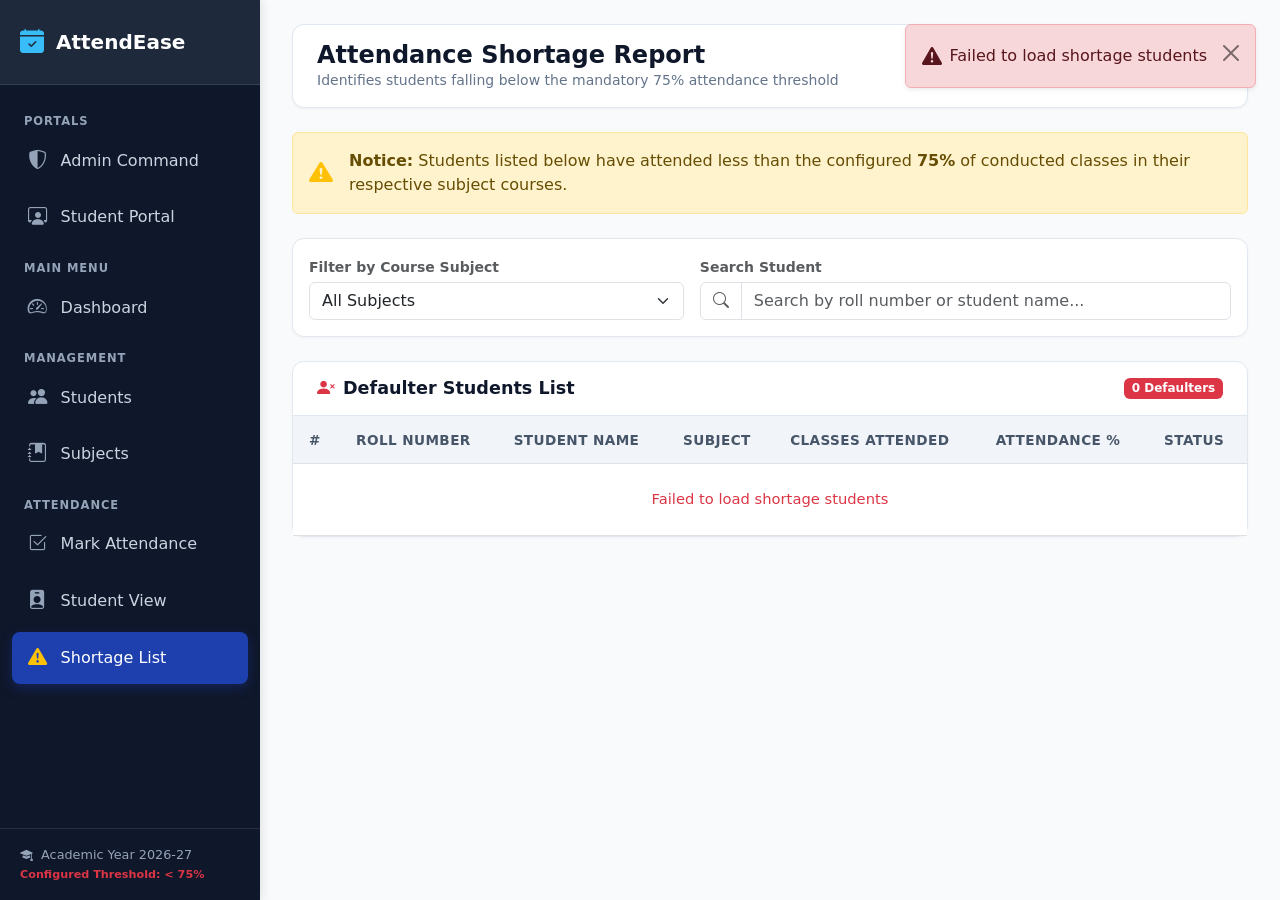
<file: frontend/shortage.html>
<!DOCTYPE html>
<html lang="en">
<head>
    <meta charset="UTF-8">
    <meta name="viewport" content="width=device-width, initial-scale=1.0">
    <title>Shortage Students - AttendEase</title>
    <!-- Bootstrap 5 CSS -->
    <link href="https://cdn.jsdelivr.net/npm/bootstrap@5.3.3/dist/css/bootstrap.min.css" rel="stylesheet">
    <!-- Bootstrap Icons -->
    <link href="https://cdn.jsdelivr.net/npm/bootstrap-icons@1.11.3/font/bootstrap-icons.min.css" rel="stylesheet">
    <!-- Custom CSS -->
    <link href="css/style.css" rel="stylesheet">
</head>
<body>
<div class="app-wrapper">
    <!-- Sidebar -->
    <aside class="sidebar">
        <div class="sidebar-header">
            <a href="dashboard.html" class="sidebar-brand">
                <i class="bi bi-calendar-check-fill"></i>
                <span>AttendEase</span>
            </a>
        </div>
        <ul class="sidebar-menu">
            <li class="nav-label">Portals</li>
            <li class="nav-item">
                <a href="admin.html" class="nav-link">
                    <i class="bi bi-shield-shaded"></i>
                    <span>Admin Command</span>
                </a>
            </li>
            <li class="nav-item">
                <a href="user.html" class="nav-link">
                    <i class="bi bi-person-workspace"></i>
                    <span>Student Portal</span>
                </a>
            </li>
            <li class="nav-label">Main Menu</li>
            <li class="nav-item">
                <a href="dashboard.html" class="nav-link">
                    <i class="bi bi-speedometer2"></i>
                    <span>Dashboard</span>
                </a>
            </li>
            <li class="nav-label">Management</li>
            <li class="nav-item">
                <a href="students.html" class="nav-link">
                    <i class="bi bi-people-fill"></i>
                    <span>Students</span>
                </a>
            </li>
            <li class="nav-item">
                <a href="subjects.html" class="nav-link">
                    <i class="bi bi-journal-bookmark-fill"></i>
                    <span>Subjects</span>
                </a>
            </li>
            <li class="nav-label">Attendance</li>
            <li class="nav-item">
                <a href="attendance.html" class="nav-link">
                    <i class="bi bi-check2-square"></i>
                    <span>Mark Attendance</span>
                </a>
            </li>
            <li class="nav-item">
                <a href="student-attendance.html" class="nav-link">
                    <i class="bi bi-person-badge-fill"></i>
                    <span>Student View</span>
                </a>
            </li>
            <li class="nav-item">
                <a href="shortage.html" class="nav-link active">
                    <i class="bi bi-exclamation-triangle-fill text-warning"></i>
                    <span>Shortage List</span>
                </a>
            </li>
        </ul>
        <div class="sidebar-footer">
            <div><i class="bi bi-mortarboard-fill me-1"></i> Academic Year 2026-27</div>
            <small class="text-danger fw-bold">Configured Threshold: &lt; 75%</small>
        </div>
    </aside>

    <!-- Main Content -->
    <main class="main-content">
        <header class="top-bar">
            <div class="top-bar-title">
                <h1>Attendance Shortage Report</h1>
                <p>Identifies students falling below the mandatory 75% attendance threshold</p>
            </div>
            <div>
                <button class="btn btn-outline-secondary" onclick="window.print()">
                    <i class="bi bi-printer me-1"></i> Print / Export Report
                </button>
            </div>
        </header>

        <!-- Information Callout -->
        <div class="alert alert-warning d-flex align-items-center mb-4" role="alert">
            <i class="bi bi-exclamation-triangle-fill fs-4 me-3 text-warning"></i>
            <div>
                <strong>Notice:</strong> Students listed below have attended less than the configured <strong>75%</strong> of conducted classes in their respective subject courses.
            </div>
        </div>

        <!-- Filter and Search -->
        <div class="custom-card mb-4">
            <div class="custom-card-body p-3">
                <div class="row align-items-center g-3">
                    <div class="col-md-5">
                        <label for="shortageSubjectFilter" class="form-label small fw-bold text-muted mb-1">Filter by Course Subject</label>
                        <select id="shortageSubjectFilter" class="form-select">
                            <option value="">All Subjects</option>
                        </select>
                    </div>
                    <div class="col-md-7">
                        <label for="searchShortageInput" class="form-label small fw-bold text-muted mb-1">Search Student</label>
                        <div class="input-group">
                            <span class="input-group-text bg-white"><i class="bi bi-search text-muted"></i></span>
                            <input type="text" id="searchShortageInput" class="form-control" placeholder="Search by roll number or student name...">
                        </div>
                    </div>
                </div>
            </div>
        </div>

        <!-- Shortage Table Card -->
        <div class="custom-card">
            <div class="custom-card-header">
                <h5><i class="bi bi-person-x-fill text-danger"></i> Defaulter Students List</h5>
                <span id="shortage-count-badge" class="badge bg-danger">0 Defaulters</span>
            </div>
            <div class="custom-card-body p-0">
                <div class="table-responsive">
                    <table class="table table-hover align-middle mb-0">
                        <thead>
                            <tr>
                                <th>#</th>
                                <th>Roll Number</th>
                                <th>Student Name</th>
                                <th>Subject</th>
                                <th>Classes Attended</th>
                                <th>Attendance %</th>
                                <th>Status</th>
                            </tr>
                        </thead>
                        <tbody id="shortage-table-body">
                            <tr><td colspan="7" class="text-center py-4 text-muted">Loading shortage report...</td></tr>
                        </tbody>
                    </table>
                </div>
            </div>
        </div>
    </main>
</div>

<!-- Bootstrap 5 Bundle JS -->
<script src="https://cdn.jsdelivr.net/npm/bootstrap@5.3.3/dist/js/bootstrap.bundle.min.js"></script>
<script src="js/app.js"></script>
<script src="js/shortage.js"></script>
</body>
</html>
</file>
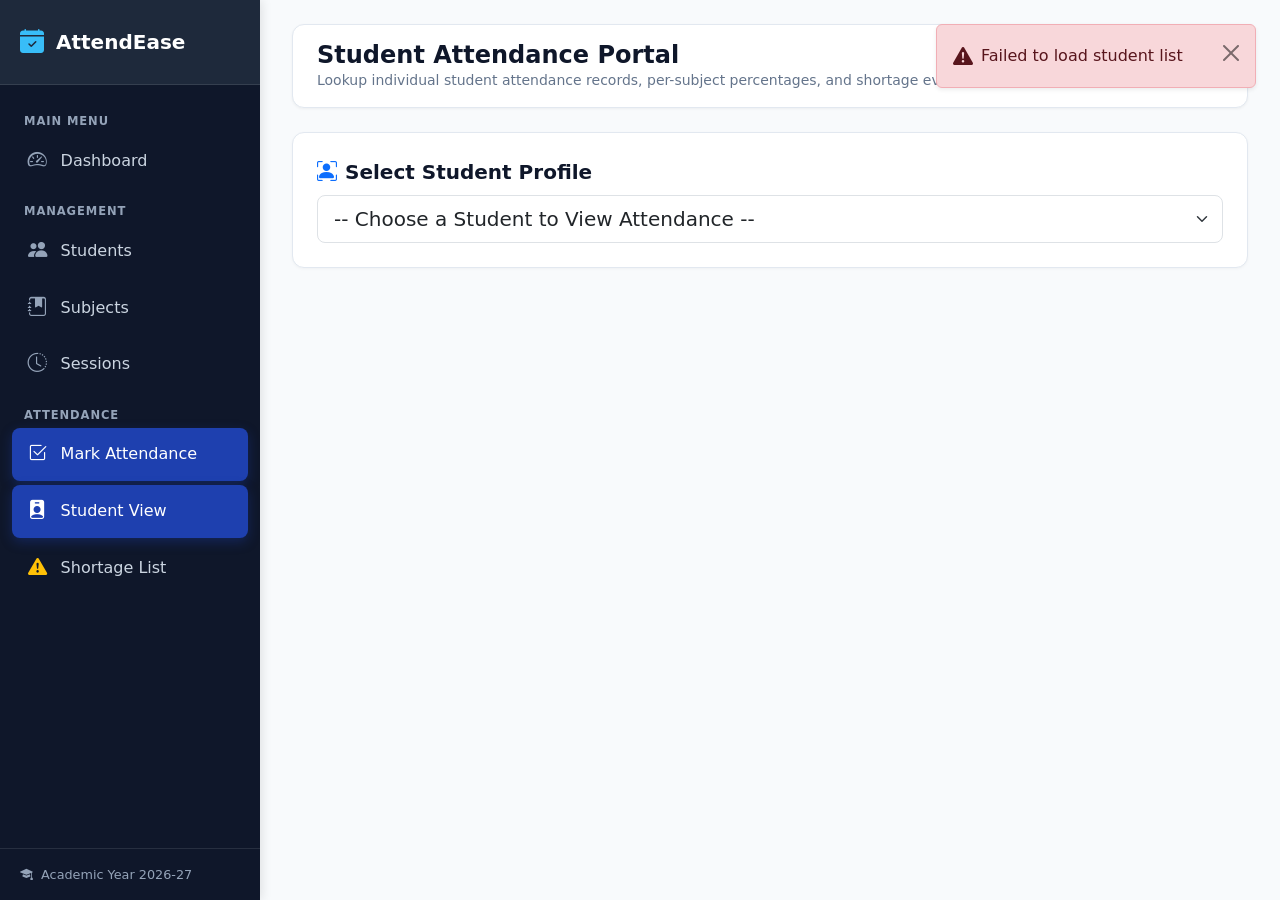
<file: frontend/student-attendance.html>
<!DOCTYPE html>
<html lang="en">
<head>
    <meta charset="UTF-8">
    <meta name="viewport" content="width=device-width, initial-scale=1.0">
    <title>Student Attendance Portal - AttendEase</title>
    <!-- Bootstrap 5 CSS -->
    <link href="https://cdn.jsdelivr.net/npm/bootstrap@5.3.3/dist/css/bootstrap.min.css" rel="stylesheet">
    <!-- Bootstrap Icons -->
    <link href="https://cdn.jsdelivr.net/npm/bootstrap-icons@1.11.3/font/bootstrap-icons.min.css" rel="stylesheet">
    <!-- Custom CSS -->
    <link href="css/style.css" rel="stylesheet">
</head>
<body>
<div class="app-wrapper">
    <!-- Sidebar -->
    <aside class="sidebar">
        <div class="sidebar-header">
            <a href="dashboard.html" class="sidebar-brand">
                <i class="bi bi-calendar-check-fill"></i>
                <span>AttendEase</span>
            </a>
        </div>
        <ul class="sidebar-menu">
            <li class="nav-label">Main Menu</li>
            <li class="nav-item">
                <a href="dashboard.html" class="nav-link">
                    <i class="bi bi-speedometer2"></i>
                    <span>Dashboard</span>
                </a>
            </li>
            <li class="nav-label">Management</li>
            <li class="nav-item">
                <a href="students.html" class="nav-link">
                    <i class="bi bi-people-fill"></i>
                    <span>Students</span>
                </a>
            </li>
            <li class="nav-item">
                <a href="subjects.html" class="nav-link">
                    <i class="bi bi-journal-bookmark-fill"></i>
                    <span>Subjects</span>
                </a>
            </li>
            <li class="nav-item">
                <a href="sessions.html" class="nav-link">
                    <i class="bi bi-clock-history"></i>
                    <span>Sessions</span>
                </a>
            </li>
            <li class="nav-label">Attendance</li>
            <li class="nav-item">
                <a href="attendance.html" class="nav-link">
                    <i class="bi bi-check2-square"></i>
                    <span>Mark Attendance</span>
                </a>
            </li>
            <li class="nav-item">
                <a href="student-attendance.html" class="nav-link active">
                    <i class="bi bi-person-badge-fill"></i>
                    <span>Student View</span>
                </a>
            </li>
            <li class="nav-item">
                <a href="shortage.html" class="nav-link">
                    <i class="bi bi-exclamation-triangle-fill text-warning"></i>
                    <span>Shortage List</span>
                </a>
            </li>
        </ul>
        <div class="sidebar-footer">
            <div><i class="bi bi-mortarboard-fill me-1"></i> Academic Year 2026-27</div>
        </div>
    </aside>

    <!-- Main Content -->
    <main class="main-content">
        <header class="top-bar">
            <div class="top-bar-title">
                <h1>Student Attendance Portal</h1>
                <p>Lookup individual student attendance records, per-subject percentages, and shortage evaluations</p>
            </div>
        </header>

        <!-- Student Selection Box -->
        <div class="custom-card mb-4">
            <div class="custom-card-body p-4">
                <label for="studentSelect" class="form-label fw-bold fs-5 mb-2">
                    <i class="bi bi-person-bounding-box text-primary me-2"></i>Select Student Profile
                </label>
                <select id="studentSelect" class="form-select form-select-lg">
                    <option value="">-- Choose a Student to View Attendance --</option>
                </select>
            </div>
        </div>

        <!-- Attendance Report Container -->
        <div id="attendance-report-container" class="d-none">
            <!-- Student Header Banner -->
            <div class="custom-card mb-4 bg-primary text-white p-4">
                <div class="d-flex justify-content-between align-items-center flex-wrap gap-3">
                    <div>
                        <span class="badge bg-light text-primary px-3 py-1 mb-2 fs-6" id="report-roll-number">Roll No</span>
                        <h2 class="mb-1 fw-bold" id="report-student-name">Student Name</h2>
                        <p class="mb-0 text-white-50"><i class="bi bi-building me-1"></i> Department: <span id="report-department"></span></p>
                    </div>
                    <div>
                        <span id="overall-status" class="fs-6 py-2 px-3"></span>
                    </div>
                </div>
            </div>

            <!-- Overall Stat Cards -->
            <div class="row g-3 mb-4">
                <div class="col-md-3 col-sm-6">
                    <div class="stat-card">
                        <div class="stat-info">
                            <h6>Total Classes</h6>
                            <div class="stat-value" id="overall-total">0</div>
                        </div>
                        <div class="stat-icon info"><i class="bi bi-book"></i></div>
                    </div>
                </div>
                <div class="col-md-3 col-sm-6">
                    <div class="stat-card">
                        <div class="stat-info">
                            <h6>Attended (Present)</h6>
                            <div class="stat-value text-success" id="overall-present">0</div>
                        </div>
                        <div class="stat-icon success"><i class="bi bi-check2-circle"></i></div>
                    </div>
                </div>
                <div class="col-md-3 col-sm-6">
                    <div class="stat-card">
                        <div class="stat-info">
                            <h6>Missed (Absent)</h6>
                            <div class="stat-value text-danger" id="overall-absent">0</div>
                        </div>
                        <div class="stat-icon danger"><i class="bi bi-x-circle"></i></div>
                    </div>
                </div>
                <div class="col-md-3 col-sm-6">
                    <div class="stat-card">
                        <div class="stat-info">
                            <h6>Overall %</h6>
                            <div class="stat-value" id="overall-percentage">0%</div>
                        </div>
                        <div class="stat-icon primary"><i class="bi bi-pie-chart-fill"></i></div>
                    </div>
                </div>
            </div>

            <!-- Overall Progress Bar Card -->
            <div class="custom-card mb-4 p-4">
                <div class="d-flex justify-content-between mb-2">
                    <span class="fw-bold"><i class="bi bi-graph-up me-1 text-primary"></i> Cumulative Attendance Level</span>
                    <span class="text-muted small">Minimum Threshold Required: <strong>75%</strong></span>
                </div>
                <div class="progress" style="height: 18px; border-radius: 8px;">
                    <div id="overall-progress-bar" class="progress-bar" role="progressbar" style="width: 0%"></div>
                </div>
            </div>

            <!-- Subject-wise Breakdown Table -->
            <div class="custom-card">
                <div class="custom-card-header">
                    <h5><i class="bi bi-table text-primary"></i> Subject-wise Attendance Breakdown</h5>
                </div>
                <div class="custom-card-body p-0">
                    <div class="table-responsive">
                        <table class="table table-hover align-middle mb-0">
                            <thead>
                                <tr>
                                    <th>Subject Code</th>
                                    <th>Subject Title</th>
                                    <th>Total Sessions</th>
                                    <th>Present</th>
                                    <th>Absent</th>
                                    <th>Attendance Percentage</th>
                                    <th>Shortage Status</th>
                                </tr>
                            </thead>
                            <tbody id="student-subjects-body">
                                <tr><td colspan="7" class="text-center py-3 text-muted">No attendance data</td></tr>
                            </tbody>
                        </table>
                    </div>
                </div>
            </div>
        </div>
    </main>
</div>

<!-- Bootstrap 5 Bundle JS -->
<script src="https://cdn.jsdelivr.net/npm/bootstrap@5.3.3/dist/js/bootstrap.bundle.min.js"></script>
<script src="js/app.js"></script>
<script src="js/student-attendance.js"></script>
</body>
</html>
</file>
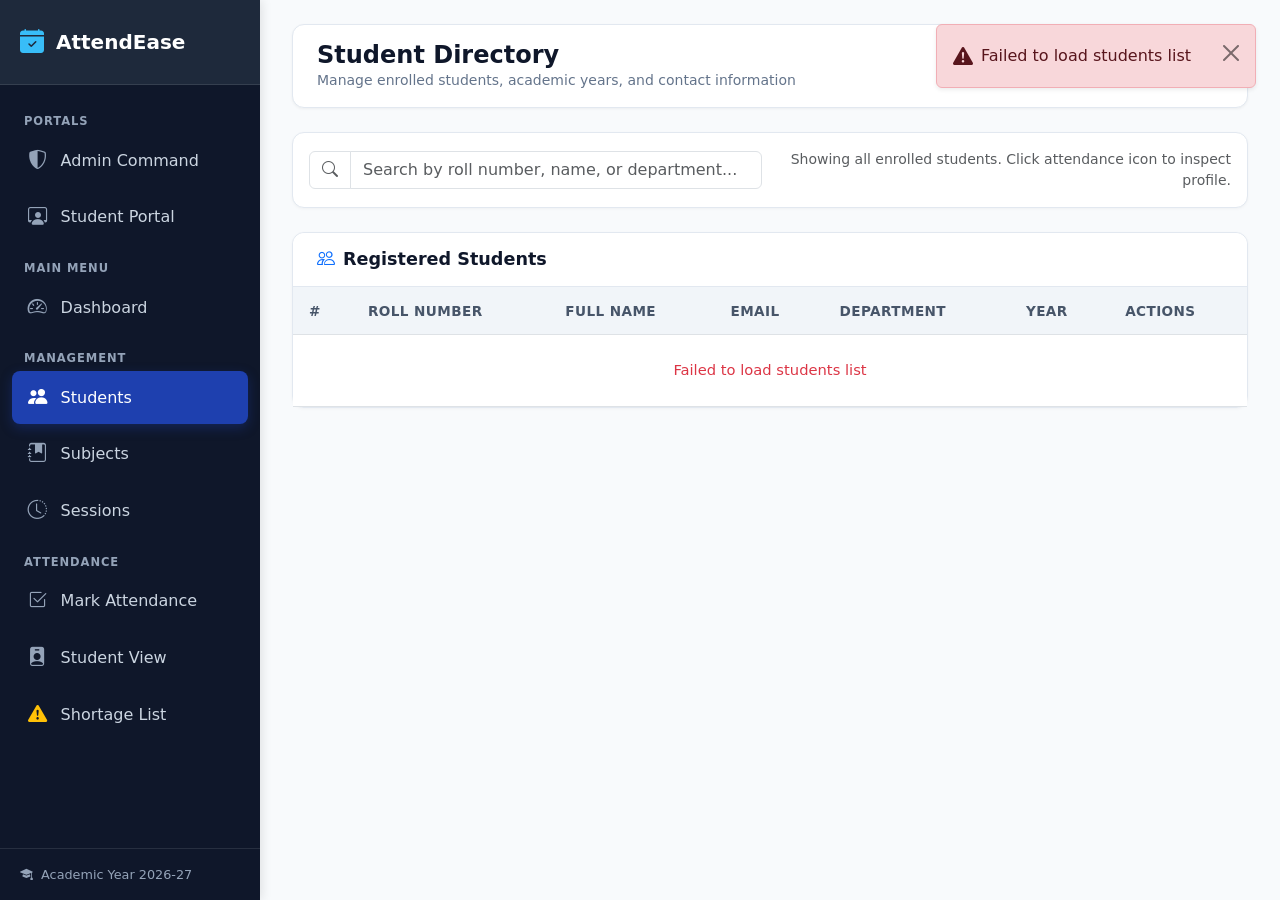
<file: frontend/students.html>
<!DOCTYPE html>
<html lang="en">
<head>
    <meta charset="UTF-8">
    <meta name="viewport" content="width=device-width, initial-scale=1.0">
    <title>Student Management - AttendEase</title>
    <!-- Bootstrap 5 CSS -->
    <link href="https://cdn.jsdelivr.net/npm/bootstrap@5.3.3/dist/css/bootstrap.min.css" rel="stylesheet">
    <!-- Bootstrap Icons -->
    <link href="https://cdn.jsdelivr.net/npm/bootstrap-icons@1.11.3/font/bootstrap-icons.min.css" rel="stylesheet">
    <!-- Custom CSS -->
    <link href="css/style.css" rel="stylesheet">
</head>
<body>
<div class="app-wrapper">
    <!-- Sidebar -->
    <aside class="sidebar">
        <div class="sidebar-header">
            <a href="dashboard.html" class="sidebar-brand">
                <i class="bi bi-calendar-check-fill"></i>
                <span>AttendEase</span>
            </a>
        </div>
        <ul class="sidebar-menu">
            <li class="nav-label">Portals</li>
            <li class="nav-item">
                <a href="admin.html" class="nav-link">
                    <i class="bi bi-shield-shaded"></i>
                    <span>Admin Command</span>
                </a>
            </li>
            <li class="nav-item">
                <a href="user.html" class="nav-link">
                    <i class="bi bi-person-workspace"></i>
                    <span>Student Portal</span>
                </a>
            </li>
            <li class="nav-label">Main Menu</li>
            <li class="nav-item">
                <a href="dashboard.html" class="nav-link">
                    <i class="bi bi-speedometer2"></i>
                    <span>Dashboard</span>
                </a>
            </li>
            <li class="nav-label">Management</li>
            <li class="nav-item">
                <a href="students.html" class="nav-link active">
                    <i class="bi bi-people-fill"></i>
                    <span>Students</span>
                </a>
            </li>
            <li class="nav-item">
                <a href="subjects.html" class="nav-link">
                    <i class="bi bi-journal-bookmark-fill"></i>
                    <span>Subjects</span>
                </a>
            </li>
            <li class="nav-item">
                <a href="sessions.html" class="nav-link">
                    <i class="bi bi-clock-history"></i>
                    <span>Sessions</span>
                </a>
            </li>
            <li class="nav-label">Attendance</li>
            <li class="nav-item">
                <a href="attendance.html" class="nav-link">
                    <i class="bi bi-check2-square"></i>
                    <span>Mark Attendance</span>
                </a>
            </li>
            <li class="nav-item">
                <a href="student-attendance.html" class="nav-link">
                    <i class="bi bi-person-badge-fill"></i>
                    <span>Student View</span>
                </a>
            </li>
            <li class="nav-item">
                <a href="shortage.html" class="nav-link">
                    <i class="bi bi-exclamation-triangle-fill text-warning"></i>
                    <span>Shortage List</span>
                </a>
            </li>
        </ul>
        <div class="sidebar-footer">
            <div><i class="bi bi-mortarboard-fill me-1"></i> Academic Year 2026-27</div>
        </div>
    </aside>

    <!-- Main Content -->
    <main class="main-content">
        <header class="top-bar">
            <div class="top-bar-title">
                <h1>Student Directory</h1>
                <p>Manage enrolled students, academic years, and contact information</p>
            </div>
            <div>
                <button class="btn btn-primary" onclick="openAddStudentModal()">
                    <i class="bi bi-person-plus-fill me-1"></i> Add Student
                </button>
            </div>
        </header>

        <!-- Search & Filter Card -->
        <div class="custom-card mb-4">
            <div class="custom-card-body p-3">
                <div class="row align-items-center g-3">
                    <div class="col-md-6">
                        <div class="input-group">
                            <span class="input-group-text bg-white"><i class="bi bi-search text-muted"></i></span>
                            <input type="text" id="searchStudentInput" class="form-control" placeholder="Search by roll number, name, or department...">
                        </div>
                    </div>
                    <div class="col-md-6 text-md-end text-muted small">
                        Showing all enrolled students. Click attendance icon to inspect profile.
                    </div>
                </div>
            </div>
        </div>

        <!-- Students Table -->
        <div class="custom-card">
            <div class="custom-card-header">
                <h5><i class="bi bi-people text-primary"></i> Registered Students</h5>
            </div>
            <div class="custom-card-body p-0">
                <div class="table-responsive">
                    <table class="table table-hover mb-0">
                        <thead>
                            <tr>
                                <th>#</th>
                                <th>Roll Number</th>
                                <th>Full Name</th>
                                <th>Email</th>
                                <th>Department</th>
                                <th>Year</th>
                                <th>Actions</th>
                            </tr>
                        </thead>
                        <tbody id="students-table-body">
                            <tr><td colspan="7" class="text-center py-4 text-muted">Loading students...</td></tr>
                        </tbody>
                    </table>
                </div>
            </div>
        </div>
    </main>
</div>

<!-- Add / Edit Student Modal -->
<div class="modal fade" id="studentModal" tabindex="-1" aria-labelledby="studentModalTitle" aria-hidden="true">
    <div class="modal-dialog">
        <div class="modal-content">
            <form id="studentForm">
                <div class="modal-header">
                    <h5 class="modal-title" id="studentModalTitle">Add New Student</h5>
                    <button type="button" class="btn-close" data-bs-dismiss="modal" aria-label="Close"></button>
                </div>
                <div class="modal-body">
                    <input type="hidden" id="studentId">
                    <div class="mb-3">
                        <label for="rollNumber" class="form-label">Roll Number <span class="text-danger">*</span></label>
                        <input type="text" class="form-control" id="rollNumber" required placeholder="e.g. 23CS001">
                        <div class="form-text">Must be unique across all students.</div>
                    </div>
                    <div class="mb-3">
                        <label for="studentName" class="form-label">Full Name <span class="text-danger">*</span></label>
                        <input type="text" class="form-control" id="studentName" required placeholder="e.g. Arun Kumar">
                    </div>
                    <div class="mb-3">
                        <label for="studentEmail" class="form-label">Email Address <span class="text-danger">*</span></label>
                        <input type="email" class="form-control" id="studentEmail" required placeholder="e.g. arun.k@college.edu">
                    </div>
                    <div class="row">
                        <div class="col-md-7 mb-3">
                            <label for="studentDepartment" class="form-label">Department <span class="text-danger">*</span></label>
                            <input type="text" class="form-control" id="studentDepartment" required placeholder="e.g. Computer Science">
                        </div>
                        <div class="col-md-5 mb-3">
                            <label for="studentYear" class="form-label">Year <span class="text-danger">*</span></label>
                            <input type="number" class="form-control" id="studentYear" min="1" max="5" required value="1">
                        </div>
                    </div>
                </div>
                <div class="modal-footer">
                    <button type="button" class="btn btn-secondary" data-bs-dismiss="modal">Cancel</button>
                    <button type="submit" class="btn btn-primary"><i class="bi bi-save me-1"></i> Save Student</button>
                </div>
            </form>
        </div>
    </div>
</div>

<!-- Bootstrap 5 Bundle JS -->
<script src="https://cdn.jsdelivr.net/npm/bootstrap@5.3.3/dist/js/bootstrap.bundle.min.js"></script>
<script src="js/app.js"></script>
<script src="js/students.js"></script>
</body>
</html>
</file>
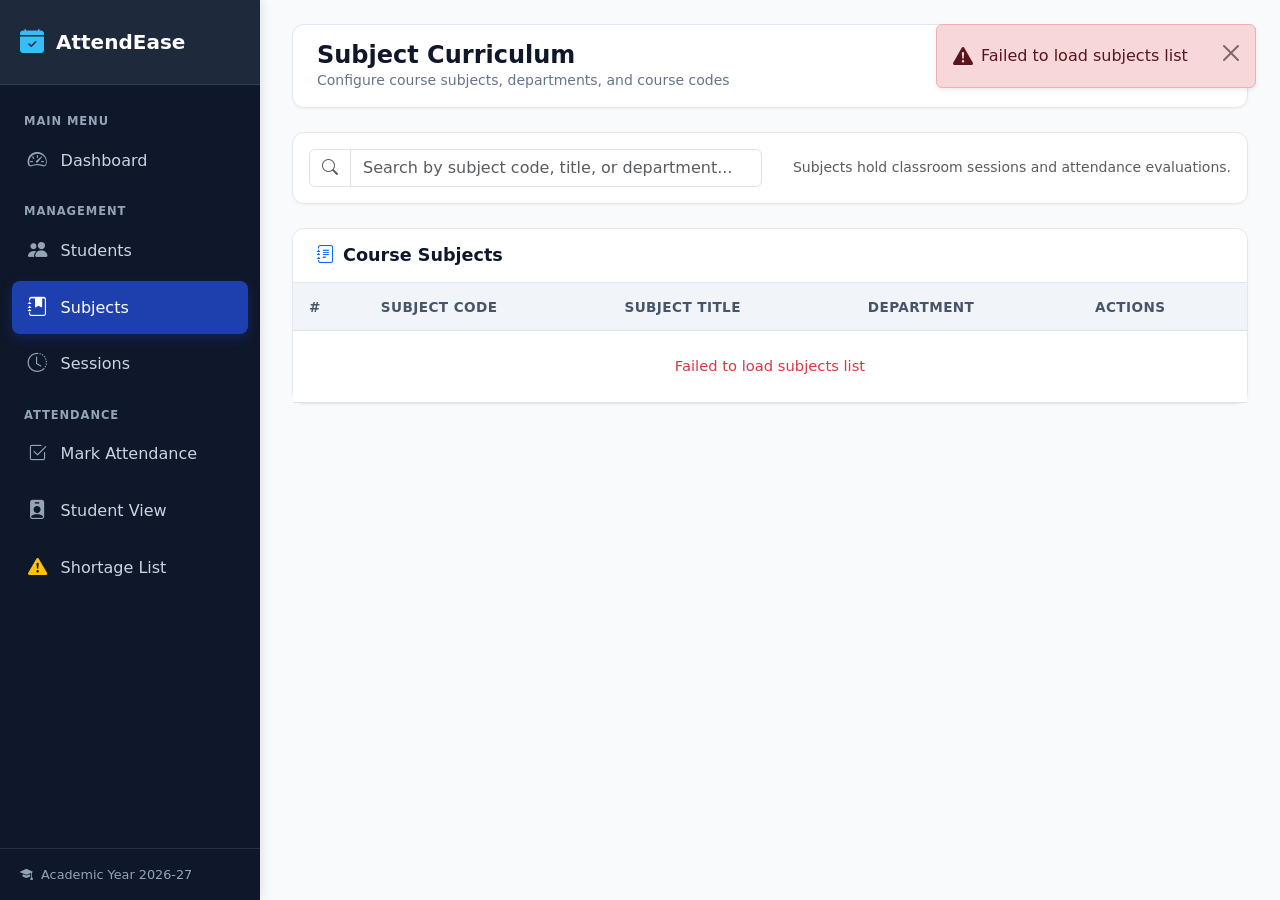
<file: frontend/subjects.html>
<!DOCTYPE html>
<html lang="en">
<head>
    <meta charset="UTF-8">
    <meta name="viewport" content="width=device-width, initial-scale=1.0">
    <title>Subject Management - AttendEase</title>
    <!-- Bootstrap 5 CSS -->
    <link href="https://cdn.jsdelivr.net/npm/bootstrap@5.3.3/dist/css/bootstrap.min.css" rel="stylesheet">
    <!-- Bootstrap Icons -->
    <link href="https://cdn.jsdelivr.net/npm/bootstrap-icons@1.11.3/font/bootstrap-icons.min.css" rel="stylesheet">
    <!-- Custom CSS -->
    <link href="css/style.css" rel="stylesheet">
</head>
<body>
<div class="app-wrapper">
    <!-- Sidebar -->
    <aside class="sidebar">
        <div class="sidebar-header">
            <a href="dashboard.html" class="sidebar-brand">
                <i class="bi bi-calendar-check-fill"></i>
                <span>AttendEase</span>
            </a>
        </div>
        <ul class="sidebar-menu">
            <li class="nav-label">Main Menu</li>
            <li class="nav-item">
                <a href="dashboard.html" class="nav-link">
                    <i class="bi bi-speedometer2"></i>
                    <span>Dashboard</span>
                </a>
            </li>
            <li class="nav-label">Management</li>
            <li class="nav-item">
                <a href="students.html" class="nav-link">
                    <i class="bi bi-people-fill"></i>
                    <span>Students</span>
                </a>
            </li>
            <li class="nav-item">
                <a href="subjects.html" class="nav-link active">
                    <i class="bi bi-journal-bookmark-fill"></i>
                    <span>Subjects</span>
                </a>
            </li>
            <li class="nav-item">
                <a href="sessions.html" class="nav-link">
                    <i class="bi bi-clock-history"></i>
                    <span>Sessions</span>
                </a>
            </li>
            <li class="nav-label">Attendance</li>
            <li class="nav-item">
                <a href="attendance.html" class="nav-link">
                    <i class="bi bi-check2-square"></i>
                    <span>Mark Attendance</span>
                </a>
            </li>
            <li class="nav-item">
                <a href="student-attendance.html" class="nav-link">
                    <i class="bi bi-person-badge-fill"></i>
                    <span>Student View</span>
                </a>
            </li>
            <li class="nav-item">
                <a href="shortage.html" class="nav-link">
                    <i class="bi bi-exclamation-triangle-fill text-warning"></i>
                    <span>Shortage List</span>
                </a>
            </li>
        </ul>
        <div class="sidebar-footer">
            <div><i class="bi bi-mortarboard-fill me-1"></i> Academic Year 2026-27</div>
        </div>
    </aside>

    <!-- Main Content -->
    <main class="main-content">
        <header class="top-bar">
            <div class="top-bar-title">
                <h1>Subject Curriculum</h1>
                <p>Configure course subjects, departments, and course codes</p>
            </div>
            <div>
                <button class="btn btn-primary" onclick="openAddSubjectModal()">
                    <i class="bi bi-journal-plus me-1"></i> Add Subject
                </button>
            </div>
        </header>

        <!-- Search Card -->
        <div class="custom-card mb-4">
            <div class="custom-card-body p-3">
                <div class="row align-items-center g-3">
                    <div class="col-md-6">
                        <div class="input-group">
                            <span class="input-group-text bg-white"><i class="bi bi-search text-muted"></i></span>
                            <input type="text" id="searchSubjectInput" class="form-control" placeholder="Search by subject code, title, or department...">
                        </div>
                    </div>
                    <div class="col-md-6 text-md-end text-muted small">
                        Subjects hold classroom sessions and attendance evaluations.
                    </div>
                </div>
            </div>
        </div>

        <!-- Subjects Table -->
        <div class="custom-card">
            <div class="custom-card-header">
                <h5><i class="bi bi-journal-text text-primary"></i> Course Subjects</h5>
            </div>
            <div class="custom-card-body p-0">
                <div class="table-responsive">
                    <table class="table table-hover mb-0">
                        <thead>
                            <tr>
                                <th>#</th>
                                <th>Subject Code</th>
                                <th>Subject Title</th>
                                <th>Department</th>
                                <th>Actions</th>
                            </tr>
                        </thead>
                        <tbody id="subjects-table-body">
                            <tr><td colspan="5" class="text-center py-4 text-muted">Loading subjects...</td></tr>
                        </tbody>
                    </table>
                </div>
            </div>
        </div>
    </main>
</div>

<!-- Add / Edit Subject Modal -->
<div class="modal fade" id="subjectModal" tabindex="-1" aria-labelledby="subjectModalTitle" aria-hidden="true">
    <div class="modal-dialog">
        <div class="modal-content">
            <form id="subjectForm">
                <div class="modal-header">
                    <h5 class="modal-title" id="subjectModalTitle">Add New Subject</h5>
                    <button type="button" class="btn-close" data-bs-dismiss="modal" aria-label="Close"></button>
                </div>
                <div class="modal-body">
                    <input type="hidden" id="subjectId">
                    <div class="mb-3">
                        <label for="subjectCode" class="form-label">Subject Code <span class="text-danger">*</span></label>
                        <input type="text" class="form-control text-uppercase" id="subjectCode" required placeholder="e.g. CS301">
                        <div class="form-text">Must be a unique code.</div>
                    </div>
                    <div class="mb-3">
                        <label for="subjectName" class="form-label">Subject Title <span class="text-danger">*</span></label>
                        <input type="text" class="form-control" id="subjectName" required placeholder="e.g. Java Programming">
                    </div>
                    <div class="mb-3">
                        <label for="subjectDepartment" class="form-label">Department <span class="text-danger">*</span></label>
                        <input type="text" class="form-control" id="subjectDepartment" required placeholder="e.g. Computer Science">
                    </div>
                </div>
                <div class="modal-footer">
                    <button type="button" class="btn btn-secondary" data-bs-dismiss="modal">Cancel</button>
                    <button type="submit" class="btn btn-primary"><i class="bi bi-save me-1"></i> Save Subject</button>
                </div>
            </form>
        </div>
    </div>
</div>

<!-- Bootstrap 5 Bundle JS -->
<script src="https://cdn.jsdelivr.net/npm/bootstrap@5.3.3/dist/js/bootstrap.bundle.min.js"></script>
<script src="js/app.js"></script>
<script src="js/subjects.js"></script>
</body>
</html>
</file>
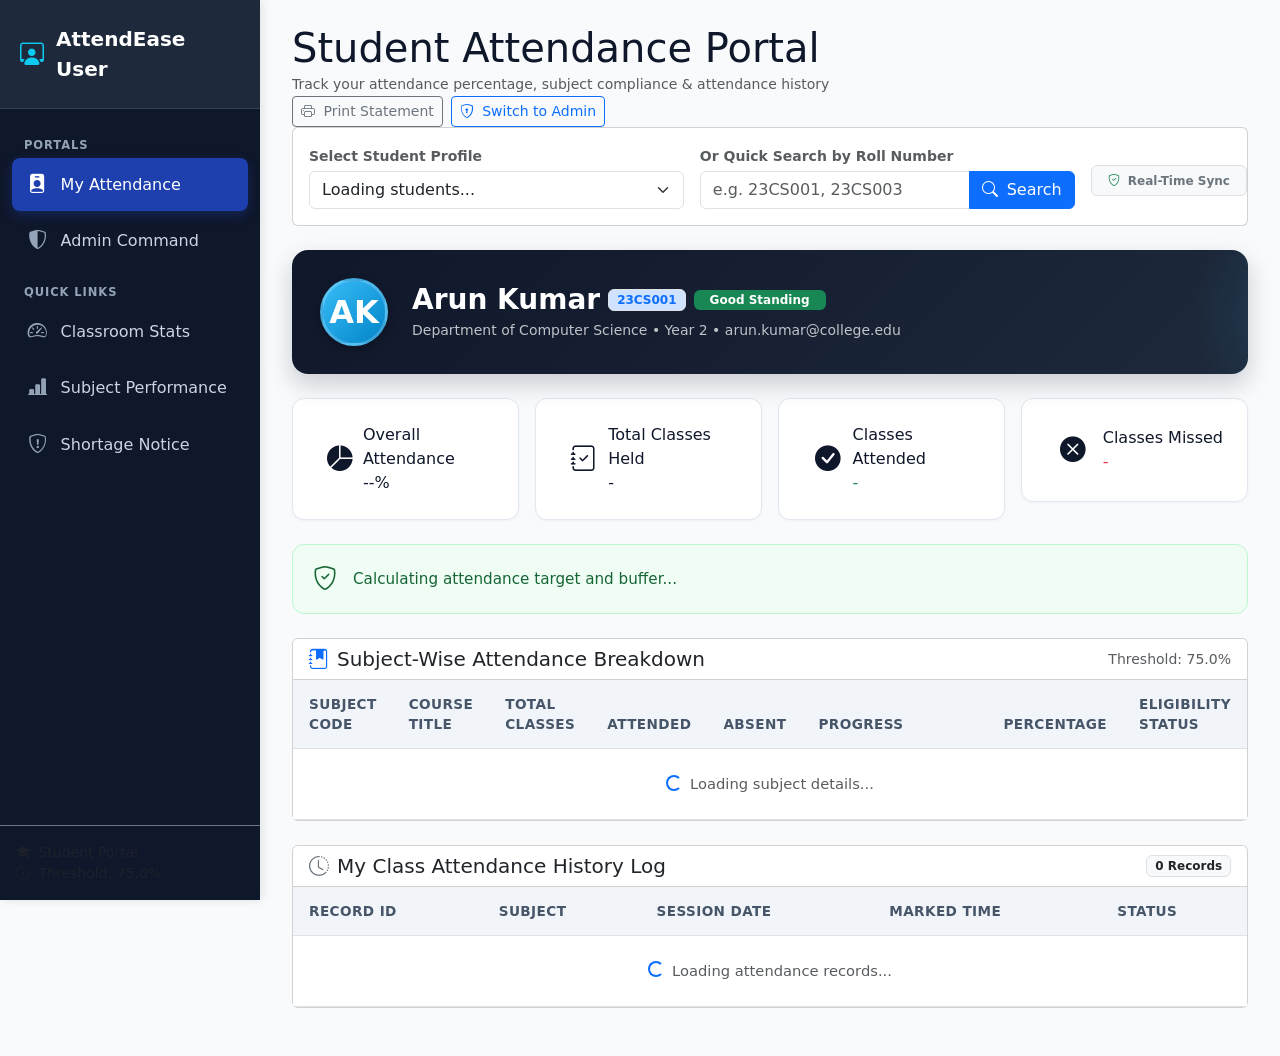
<file: frontend/user.html>
<!DOCTYPE html>
<html lang="en">
<head>
    <meta charset="UTF-8">
    <meta name="viewport" content="width=device-width, initial-scale=1.0">
    <title>Student & User Portal - AttendEase</title>
    <!-- Bootstrap 5 CSS -->
    <link href="https://cdn.jsdelivr.net/npm/bootstrap@5.3.3/dist/css/bootstrap.min.css" rel="stylesheet">
    <!-- Bootstrap Icons -->
    <link href="https://cdn.jsdelivr.net/npm/bootstrap-icons@1.11.3/font/bootstrap-icons.min.css" rel="stylesheet">
    <!-- Custom CSS -->
    <link href="css/style.css" rel="stylesheet">
</head>
<body>
<div class="app-wrapper">
    <!-- Sidebar -->
    <aside class="sidebar">
        <div class="sidebar-header">
            <a href="user.html" class="sidebar-brand">
                <i class="bi bi-person-workspace text-info"></i>
                <span>AttendEase User</span>
            </a>
        </div>
        <ul class="sidebar-menu">
            <li class="nav-label">Portals</li>
            <li class="nav-item">
                <a href="user.html" class="nav-link active">
                    <i class="bi bi-person-badge-fill"></i>
                    <span>My Attendance</span>
                </a>
            </li>
            <li class="nav-item">
                <a href="admin.html" class="nav-link">
                    <i class="bi bi-shield-shaded"></i>
                    <span>Admin Command</span>
                </a>
            </li>
            <li class="nav-label">Quick Links</li>
            <li class="nav-item">
                <a href="dashboard.html" class="nav-link">
                    <i class="bi bi-speedometer2"></i>
                    <span>Classroom Stats</span>
                </a>
            </li>
            <li class="nav-item">
                <a href="student-attendance.html" class="nav-link">
                    <i class="bi bi-bar-chart-line-fill"></i>
                    <span>Subject Performance</span>
                </a>
            </li>
            <li class="nav-item">
                <a href="shortage.html" class="nav-link">
                    <i class="bi bi-shield-exclamation"></i>
                    <span>Shortage Notice</span>
                </a>
            </li>
        </ul>
        <div class="p-3 text-muted small border-top border-secondary">
            <div><i class="bi bi-mortarboard-fill me-1"></i> Student Portal</div>
            <div><i class="bi bi-info-circle me-1"></i> Threshold: 75.0%</div>
        </div>
    </aside>

    <!-- Main Content -->
    <main class="main-content">
        <!-- Top Header -->
        <header class="top-header">
            <div class="d-flex align-items-center gap-3">
                <button class="btn btn-outline-secondary d-lg-none" id="sidebar-toggle">
                    <i class="bi bi-list"></i>
                </button>
                <div>
                    <h1 class="page-title mb-0">Student Attendance Portal</h1>
                    <small class="text-muted">Track your attendance percentage, subject compliance & attendance history</small>
                </div>
            </div>
            <div class="d-flex align-items-center gap-2">
                <button class="btn btn-outline-secondary btn-sm" onclick="window.print()">
                    <i class="bi bi-printer me-1"></i> Print Statement
                </button>
                <a href="admin.html" class="btn btn-outline-primary btn-sm">
                    <i class="bi bi-shield-lock me-1"></i> Switch to Admin
                </a>
            </div>
        </header>

        <!-- Student Selector Bar -->
        <div class="card mb-4 no-print">
            <div class="card-body">
                <div class="row g-3 align-items-center">
                    <div class="col-md-5">
                        <label class="form-label small fw-semibold text-muted mb-1">Select Student Profile</label>
                        <select class="form-select" id="user-student-select">
                            <option value="">Loading students...</option>
                        </select>
                    </div>
                    <div class="col-md-5">
                        <label class="form-label small fw-semibold text-muted mb-1">Or Quick Search by Roll Number</label>
                        <div class="input-group">
                            <input type="text" class="form-control" id="user-roll-input" placeholder="e.g. 23CS001, 23CS003">
                            <button class="btn btn-primary" type="button" id="user-search-btn">
                                <i class="bi bi-search me-1"></i> Search
                            </button>
                        </div>
                    </div>
                    <div class="col-md-2 text-md-end mt-md-4">
                        <span class="badge bg-light text-secondary border px-3 py-2">
                            <i class="bi bi-shield-check me-1 text-success"></i> Real-Time Sync
                        </span>
                    </div>
                </div>
            </div>
        </div>

        <!-- Student Profile Card -->
        <div class="student-id-card mb-4" id="user-profile-card">
            <div class="row align-items-center">
                <div class="col-auto">
                    <div class="student-avatar" id="user-avatar">AK</div>
                </div>
                <div class="col">
                    <div class="d-flex flex-wrap align-items-center gap-2 mb-1">
                        <h3 class="mb-0 text-white fw-bold" id="user-name">Arun Kumar</h3>
                        <span class="badge bg-primary-subtle text-primary border px-2 py-1" id="user-roll">23CS001</span>
                        <span id="user-standing-badge" class="badge bg-success px-3 py-1">Good Standing</span>
                    </div>
                    <div class="text-light opacity-75 small">
                        <span id="user-dept">Department of Computer Science</span> &bull; 
                        <span>Year <span id="user-year">2</span></span> &bull; 
                        <span id="user-email">arun.kumar@college.edu</span>
                    </div>
                </div>
            </div>
        </div>

        <!-- Attendance Stats Counters -->
        <div class="row g-3 mb-4">
            <div class="col-sm-6 col-xl-3">
                <div class="stat-card">
                    <div class="stat-icon icon-primary">
                        <i class="bi bi-pie-chart-fill"></i>
                    </div>
                    <div>
                        <div class="stat-label">Overall Attendance</div>
                        <div class="stat-value" id="user-overall-pct">--%</div>
                    </div>
                </div>
            </div>
            <div class="col-sm-6 col-xl-3">
                <div class="stat-card">
                    <div class="stat-icon icon-info">
                        <i class="bi bi-journal-check"></i>
                    </div>
                    <div>
                        <div class="stat-label">Total Classes Held</div>
                        <div class="stat-value" id="user-total-classes">-</div>
                    </div>
                </div>
            </div>
            <div class="col-sm-6 col-xl-3">
                <div class="stat-card">
                    <div class="stat-icon icon-success">
                        <i class="bi bi-check-circle-fill"></i>
                    </div>
                    <div>
                        <div class="stat-label">Classes Attended</div>
                        <div class="stat-value text-success" id="user-attended-classes">-</div>
                    </div>
                </div>
            </div>
            <div class="col-sm-6 col-xl-3">
                <div class="stat-card">
                    <div class="stat-icon icon-danger">
                        <i class="bi bi-x-circle-fill"></i>
                    </div>
                    <div>
                        <div class="stat-label">Classes Missed</div>
                        <div class="stat-value text-danger" id="user-missed-classes">-</div>
                    </div>
                </div>
            </div>
        </div>

        <!-- Smart Attendance Advisor Banner -->
        <div class="mb-4" id="user-advisor-banner">
            <div class="prediction-box safe-alert" id="user-advisor-box">
                <i class="bi bi-shield-check fs-4"></i>
                <div id="user-advisor-text">
                    Calculating attendance target and buffer...
                </div>
            </div>
        </div>

        <!-- Subject-Wise Attendance Breakdown -->
        <div class="card mb-4">
            <div class="card-header bg-white d-flex justify-content-between align-items-center">
                <h5 class="card-title mb-0">
                    <i class="bi bi-journal-bookmark-fill text-primary me-2"></i>Subject-Wise Attendance Breakdown
                </h5>
                <small class="text-muted">Threshold: 75.0%</small>
            </div>
            <div class="card-body p-0">
                <div class="table-responsive">
                    <table class="table table-hover align-middle mb-0">
                        <thead>
                            <tr>
                                <th>Subject Code</th>
                                <th>Course Title</th>
                                <th>Total Classes</th>
                                <th>Attended</th>
                                <th>Absent</th>
                                <th style="width: 200px;">Progress</th>
                                <th>Percentage</th>
                                <th>Eligibility Status</th>
                            </tr>
                        </thead>
                        <tbody id="user-subjects-tbody">
                            <tr>
                                <td colspan="8" class="text-center py-4 text-muted">
                                    <div class="spinner-border spinner-border-sm text-primary me-2"></div>Loading subject details...
                                </td>
                            </tr>
                        </tbody>
                    </table>
                </div>
            </div>
        </div>

        <!-- Session History Log -->
        <div class="card mb-4">
            <div class="card-header bg-white d-flex justify-content-between align-items-center">
                <h5 class="card-title mb-0">
                    <i class="bi bi-clock-history text-secondary me-2"></i>My Class Attendance History Log
                </h5>
                <span class="badge bg-light text-dark border" id="user-history-count">0 Records</span>
            </div>
            <div class="card-body p-0">
                <div class="table-responsive">
                    <table class="table table-hover align-middle mb-0">
                        <thead>
                            <tr>
                                <th>Record ID</th>
                                <th>Subject</th>
                                <th>Session Date</th>
                                <th>Marked Time</th>
                                <th>Status</th>
                            </tr>
                        </thead>
                        <tbody id="user-history-tbody">
                            <tr>
                                <td colspan="5" class="text-center py-4 text-muted">
                                    <div class="spinner-border spinner-border-sm text-primary me-2"></div>Loading attendance records...
                                </td>
                            </tr>
                        </tbody>
                    </table>
                </div>
            </div>
        </div>
    </main>
</div>

<!-- Notification Container -->
<div id="notification-container"></div>

<!-- Bootstrap 5 JS Bundle -->
<script src="https://cdn.jsdelivr.net/npm/bootstrap@5.3.3/dist/js/bootstrap.bundle.min.js"></script>
<!-- Shared and Page JS -->
<script src="js/app.js"></script>
<script src="js/user.js"></script>
</body>
</html>
</file>
<file: frontend/css/style.css>
/* AttendEase - Classroom Attendance Marking System Stylesheet */
:root {
    --primary-color: #1e40af;
    --primary-hover: #1d4ed8;
    --primary-light: #eff6ff;
    --secondary-color: #475569;
    --accent-color: #0284c7;
    --bg-body: #f8fafc;
    --card-bg: #ffffff;
    --text-main: #0f172a;
    --text-muted: #64748b;
    --border-color: #e2e8f0;
    --success-color: #10b981;
    --danger-color: #ef4444;
    --warning-color: #f59e0b;
    --sidebar-width: 260px;
}

body {
    font-family: 'Segoe UI', system-ui, -apple-system, BlinkMacSystemFont, Roboto, sans-serif;
    background-color: var(--bg-body);
    color: var(--text-main);
    min-height: 100vh;
}

/* Layout */
.app-wrapper {
    display: flex;
    min-height: 100vh;
}

.sidebar {
    width: var(--sidebar-width);
    background: #0f172a;
    color: #f8fafc;
    display: flex;
    flex-direction: column;
    position: fixed;
    top: 0;
    bottom: 0;
    left: 0;
    z-index: 1000;
    box-shadow: 2px 0 10px rgba(0, 0, 0, 0.1);
    transition: all 0.3s ease;
}

.sidebar-header {
    padding: 1.5rem 1.25rem;
    border-bottom: 1px solid rgba(255, 255, 255, 0.1);
    background: #1e293b;
}

.sidebar-brand {
    font-size: 1.25rem;
    font-weight: 700;
    color: #ffffff;
    display: flex;
    align-items: center;
    gap: 0.75rem;
    text-decoration: none;
}

.sidebar-brand i {
    font-size: 1.5rem;
    color: #38bdf8;
}

.sidebar-menu {
    list-style: none;
    padding: 1rem 0.75rem;
    margin: 0;
    flex-grow: 1;
    overflow-y: auto;
}

.sidebar-menu .nav-label {
    font-size: 0.72rem;
    text-transform: uppercase;
    letter-spacing: 0.08em;
    color: #94a3b8;
    padding: 0.75rem 0.75rem 0.25rem;
    font-weight: 600;
}

.sidebar-menu .nav-item {
    margin-bottom: 0.25rem;
}

.sidebar-menu .nav-link {
    display: flex;
    align-items: center;
    gap: 0.85rem;
    padding: 0.75rem 1rem;
    color: #cbd5e1;
    text-decoration: none;
    border-radius: 8px;
    font-weight: 500;
    transition: all 0.2s ease;
}

.sidebar-menu .nav-link i {
    font-size: 1.2rem;
    color: #94a3b8;
    transition: color 0.2s;
}

.sidebar-menu .nav-link:hover {
    color: #ffffff;
    background: rgba(255, 255, 255, 0.08);
}

.sidebar-menu .nav-link:hover i {
    color: #38bdf8;
}

.sidebar-menu .nav-link.active {
    color: #ffffff;
    background: var(--primary-color);
    box-shadow: 0 4px 12px rgba(30, 64, 175, 0.35);
}

.sidebar-menu .nav-link.active i {
    color: #ffffff;
}

.sidebar-footer {
    padding: 1rem 1.25rem;
    border-top: 1px solid rgba(255, 255, 255, 0.1);
    font-size: 0.8rem;
    color: #94a3b8;
    background: #0f172a;
}

.main-content {
    margin-left: var(--sidebar-width);
    flex-grow: 1;
    padding: 1.5rem 2rem;
    display: flex;
    flex-direction: column;
    min-height: 100vh;
}

/* Top Bar */
.top-bar {
    background: var(--card-bg);
    border-radius: 12px;
    padding: 1rem 1.5rem;
    margin-bottom: 1.5rem;
    display: flex;
    justify-content: space-between;
    align-items: center;
    border: 1px solid var(--border-color);
    box-shadow: 0 1px 3px rgba(0, 0, 0, 0.05);
}

.top-bar-title h1 {
    font-size: 1.5rem;
    font-weight: 700;
    margin: 0;
    color: var(--text-main);
}

.top-bar-title p {
    margin: 0;
    font-size: 0.875rem;
    color: var(--text-muted);
}

/* Stat Cards */
.stat-card {
    background: var(--card-bg);
    border-radius: 12px;
    padding: 1.5rem;
    border: 1px solid var(--border-color);
    box-shadow: 0 1px 3px rgba(0, 0, 0, 0.04);
    display: flex;
    align-items: center;
    justify-content: space-between;
    transition: transform 0.2s ease, box-shadow 0.2s ease;
}

.stat-card:hover {
    transform: translateY(-2px);
    box-shadow: 0 8px 16px rgba(0, 0, 0, 0.08);
}

.stat-info h6 {
    font-size: 0.875rem;
    color: var(--text-muted);
    font-weight: 600;
    margin-bottom: 0.5rem;
    text-transform: uppercase;
    letter-spacing: 0.04em;
}

.stat-info .stat-value {
    font-size: 2rem;
    font-weight: 700;
    color: var(--text-main);
    line-height: 1.2;
}

.stat-icon {
    width: 54px;
    height: 54px;
    border-radius: 12px;
    display: flex;
    align-items: center;
    justify-content: center;
    font-size: 1.6rem;
}

.stat-icon.primary { background: #dbeafe; color: #1d4ed8; }
.stat-icon.success { background: #d1fae5; color: #059669; }
.stat-icon.info { background: #e0f2fe; color: #0284c7; }
.stat-icon.warning { background: #fef3c7; color: #d97706; }
.stat-icon.danger { background: #fee2e2; color: #dc2626; }

/* Custom Card Container */
.custom-card {
    background: var(--card-bg);
    border-radius: 12px;
    border: 1px solid var(--border-color);
    box-shadow: 0 1px 3px rgba(0, 0, 0, 0.04);
    margin-bottom: 1.5rem;
}

.custom-card-header {
    padding: 1rem 1.5rem;
    border-bottom: 1px solid var(--border-color);
    display: flex;
    justify-content: space-between;
    align-items: center;
    background: #ffffff;
    border-top-left-radius: 12px;
    border-top-right-radius: 12px;
}

.custom-card-header h5 {
    font-size: 1.1rem;
    font-weight: 600;
    margin: 0;
    display: flex;
    align-items: center;
    gap: 0.5rem;
}

.custom-card-body {
    padding: 1.5rem;
}

/* Tables */
.table th {
    background-color: #f1f5f9;
    color: #475569;
    font-weight: 600;
    font-size: 0.85rem;
    text-transform: uppercase;
    letter-spacing: 0.03em;
    border-top: none;
    padding: 0.85rem 1rem;
}

.table td {
    vertical-align: middle;
    padding: 0.85rem 1rem;
    color: #334155;
    font-size: 0.92rem;
}

.table-hover tbody tr:hover {
    background-color: #f8fafc;
}

/* Badges */
.badge-shortage {
    background-color: #fee2e2;
    color: #b91c1c;
    border: 1px solid #fca5a5;
    font-weight: 600;
    padding: 0.4em 0.75em;
    border-radius: 6px;
}

.badge-safe {
    background-color: #d1fae5;
    color: #047857;
    border: 1px solid #6ee7b7;
    font-weight: 600;
    padding: 0.4em 0.75em;
    border-radius: 6px;
}

/* Radio attendance options */
.attendance-toggle {
    display: inline-flex;
    gap: 0.75rem;
}

.attendance-toggle label {
    cursor: pointer;
    font-weight: 500;
}

/* Progress bar */
.progress-attendance {
    height: 10px;
    border-radius: 6px;
    background-color: #e2e8f0;
}

/* Alert Notification Toast */
#notification-container {
    position: fixed;
    top: 1.5rem;
    right: 1.5rem;
    z-index: 9999;
    min-width: 320px;
    max-width: 450px;
}

/* Mobile responsive */
@media (max-width: 991px) {
    .sidebar {
        transform: translateX(-100%);
    }
    .sidebar.open {
        transform: translateX(0);
    }
    .main-content {
        margin-left: 0;
        padding: 1rem;
    }
}

/* Portal Landing Gateway Styles */
.portal-card {
    border-radius: 16px;
    border: 1px solid var(--border-color);
    background: #ffffff;
    transition: all 0.3s ease;
    box-shadow: 0 4px 12px rgba(15, 23, 42, 0.05);
    overflow: hidden;
    height: 100%;
    display: flex;
    flex-direction: column;
}

.portal-card:hover {
    transform: translateY(-6px);
    box-shadow: 0 16px 32px rgba(30, 64, 175, 0.12);
    border-color: #93c5fd;
}

.portal-card .card-hero {
    padding: 2.5rem 2rem 1.5rem;
    text-align: center;
}

.portal-icon {
    width: 76px;
    height: 76px;
    border-radius: 20px;
    display: inline-flex;
    align-items: center;
    justify-content: center;
    font-size: 2.25rem;
    margin-bottom: 1.25rem;
    box-shadow: 0 8px 16px rgba(0, 0, 0, 0.08);
}

.portal-admin-icon {
    background: linear-gradient(135deg, #1e40af, #3b82f6);
    color: #ffffff;
}

.portal-user-icon {
    background: linear-gradient(135deg, #0f766e, #14b8a6);
    color: #ffffff;
}

/* Admin Quick Action Button Cards */
.quick-action-btn {
    display: flex;
    flex-direction: column;
    align-items: center;
    justify-content: center;
    padding: 1.25rem 1rem;
    border-radius: 12px;
    background: #ffffff;
    border: 1px solid var(--border-color);
    color: var(--text-main);
    text-decoration: none;
    transition: all 0.2s ease;
    gap: 0.5rem;
    box-shadow: 0 2px 6px rgba(0, 0, 0, 0.02);
}

.quick-action-btn:hover {
    border-color: var(--primary-color);
    background: var(--primary-light);
    color: var(--primary-color);
    transform: translateY(-2px);
    box-shadow: 0 6px 12px rgba(30, 64, 175, 0.08);
}

.quick-action-btn i {
    font-size: 1.75rem;
}

/* Student Profile Badge Card */
.student-id-card {
    background: linear-gradient(135deg, #0f172a 0%, #1e293b 100%);
    color: #ffffff;
    border-radius: 16px;
    padding: 1.75rem;
    position: relative;
    overflow: hidden;
    box-shadow: 0 10px 25px rgba(15, 23, 42, 0.2);
}

.student-id-card::after {
    content: '';
    position: absolute;
    top: -50%;
    right: -20%;
    width: 250px;
    height: 250px;
    background: radial-gradient(circle, rgba(56, 189, 248, 0.15) 0%, rgba(255, 255, 255, 0) 70%);
    border-radius: 50%;
    pointer-events: none;
}

.student-avatar {
    width: 68px;
    height: 68px;
    border-radius: 50%;
    background: linear-gradient(135deg, #38bdf8, #0284c7);
    color: #ffffff;
    display: flex;
    align-items: center;
    justify-content: center;
    font-size: 2rem;
    font-weight: 700;
    box-shadow: 0 4px 10px rgba(0, 0, 0, 0.25);
    border: 3px solid rgba(255, 255, 255, 0.2);
}

/* Attendance Prediction / Target Banner */
.prediction-box {
    border-radius: 12px;
    padding: 1rem 1.25rem;
    display: flex;
    align-items: center;
    gap: 1rem;
    font-size: 0.95rem;
}

.prediction-box.shortage-alert {
    background-color: #fef2f2;
    border: 1px solid #fecaca;
    color: #991b1b;
}

.prediction-box.safe-alert {
    background-color: #f0fdf4;
    border: 1px solid #bbf7d0;
    color: #166534;
}

/* Print specific rules */
@media print {
    .sidebar, .top-header, .btn, .no-print, #notification-container {
        display: none !important;
    }
    .main-content {
        margin: 0 !important;
        padding: 0 !important;
    }
    .card {
        border: 1px solid #cbd5e1 !important;
        box-shadow: none !important;
    }
}
</file>
